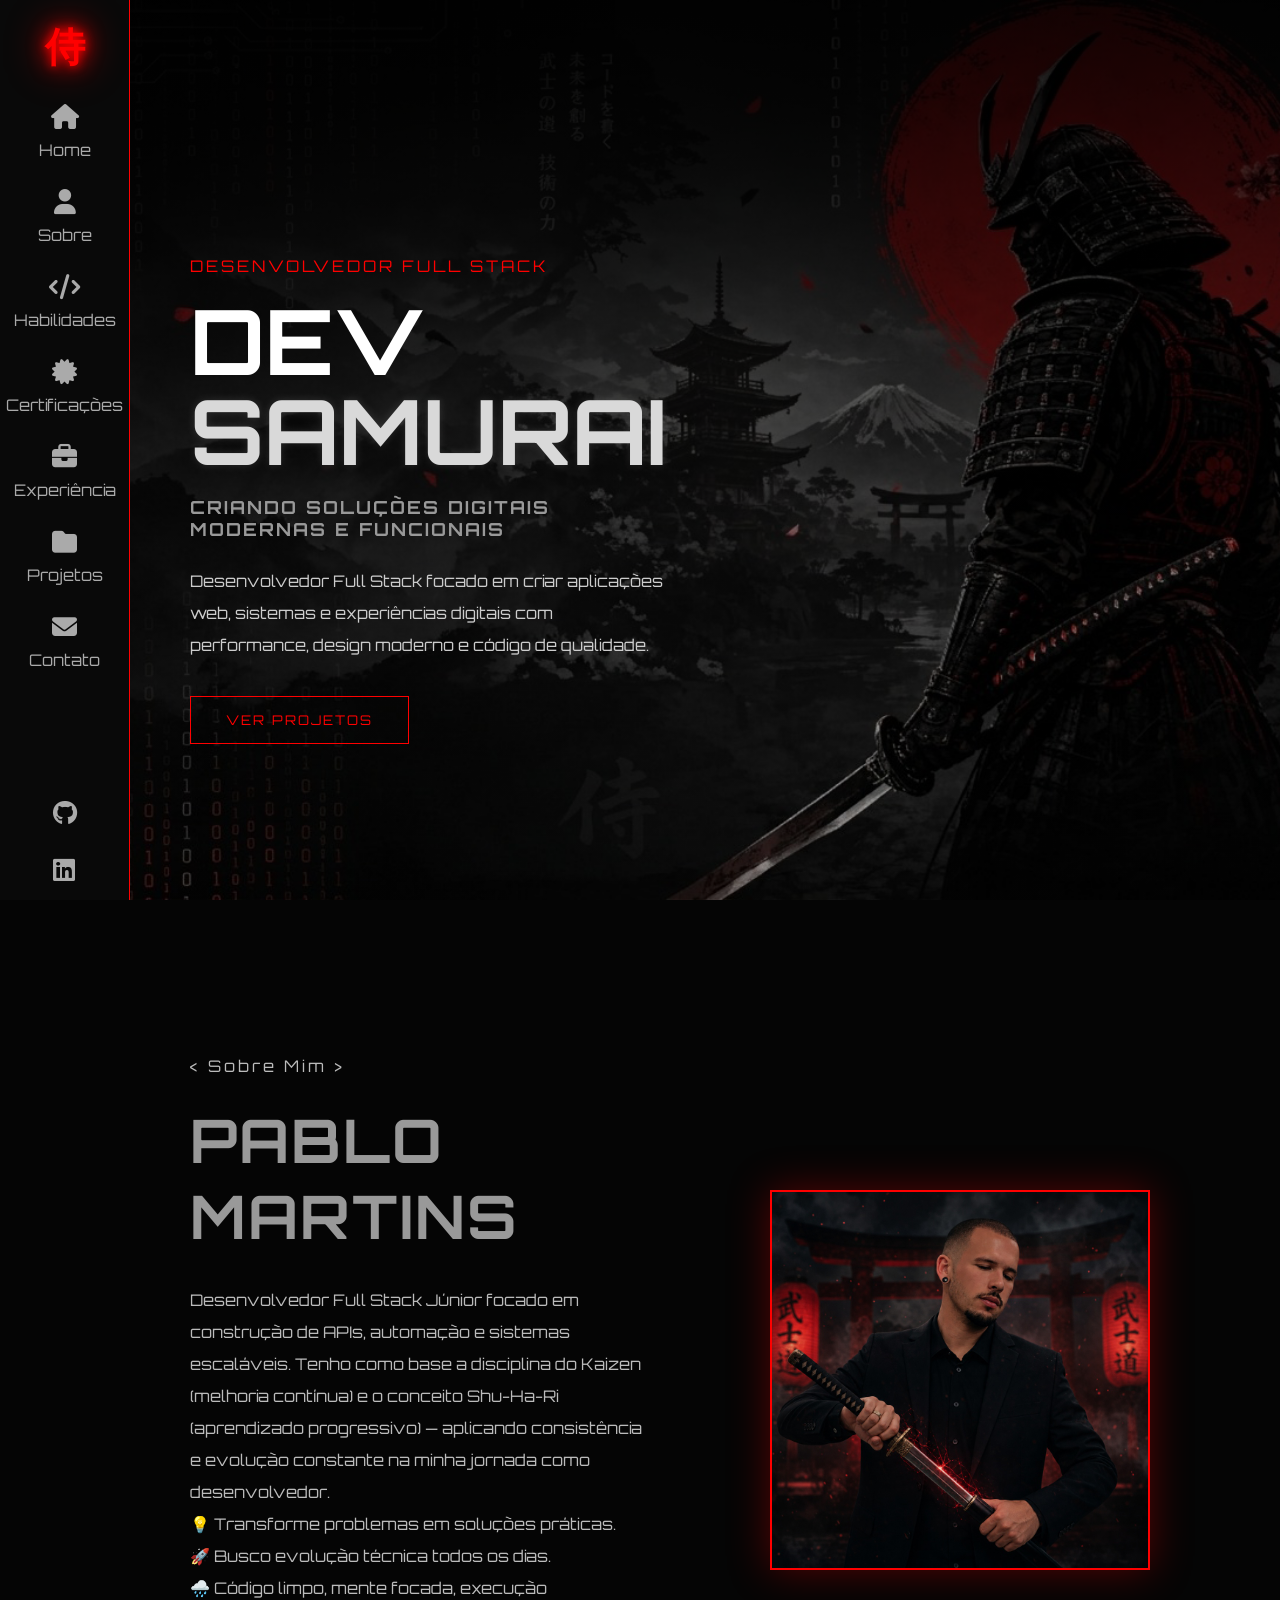
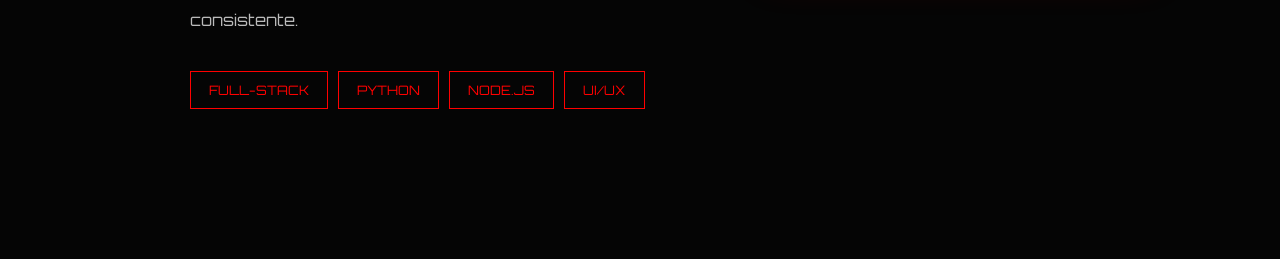
<file: index.html>
<!doctype html>
<html lang="pt-BR">

<head>
  <meta charset="UTF-8" />
  <meta name="viewport" content="width=device-width, initial-scale=1.0" />

  <title>Dev Samurai | Portfólio</title>

  <!-- CSS -->
  <link rel="stylesheet" href="assets/css/style.css" />

  <!-- Fonte futurista -->
  <link href="https://fonts.googleapis.com/css2?family=Orbitron:wght@400;700&display=swap" rel="stylesheet" />

  <!-- Ícones -->
  <link rel="stylesheet" href="https://cdnjs.cloudflare.com/ajax/libs/font-awesome/6.5.1/css/all.min.css" />
</head>

<body>
  <!-- FUNDO -->
  <div class="background"></div>

  <!-- BARRA LATERAL -->
  <aside class="sidebar">
    <div class="logo">
      <h1>侍</h1>
    </div>
    <nav>
      <ul>
        <li>
          <a href="#home" class="active">
            <i class="fa-solid fa-house"></i>
            Home
          </a>
        </li>

        <li>
          <a href="#sobre">
            <i class="fa-solid fa-user"></i>
            Sobre
          </a>
        </li>

        <li>
          <a href="habilidades.html">
            <i class="fa-solid fa-code"></i>
            Habilidades
          </a>
        </li>

        <li>
          <a href="certificacoes.html">
            <i class="fa-solid fa-certificate"></i>
            Certificações
          </a>
        </li>

        <li>
          <a href="experiencia.html">
            <i class="fa-solid fa-briefcase"></i>
            Experiência
          </a>
        </li>

        <li>
          <a href="projetos.html">
            <i class="fa-solid fa-folder"></i>
            Projetos
          </a>
        </li>

        <li>
          <a href="contato.html">
            <i class="fa-solid fa-envelope"></i>
            Contato
          </a>
        </li>
      </ul>
    </nav>

    <!-- REDES -->
    <div class="social">
      <a href="https://github.com/PabloMartins031" target="_blank">
        <i class="fa-brands fa-github"></i>
      </a>

      <a href="https://www.linkedin.com/in/pablodevfullstack/" target="_blank">
        <i class="fa-brands fa-linkedin"></i>
      </a>
    </div>
  </aside>
  <main class="content">
    <section class="hero" id="home">

      <div class="hero-content">

        <div class="hero-txt">
          <p class="small-txt">DESENVOLVEDOR FULL STACK</p>
          
          <div class="hero-txt reveal">
            <h1>
              DEV <span>SAMURAI</span>
            </h1>

            <h2>
              Criando soluções digitais modernas e funcionais
            </h2>

            <p class="descricao">
              Desenvolvedor Full Stack focado em criar aplicações web,
              sistemas e experiências digitais com performance,
              design moderno e código de qualidade.
            </p>
            <a href="projetos.html">
              <button>Ver Projetos</button>
            </a>
          </div>

        </div>

        <div class="hero-image">
          <!-- Sua imagem/avatar -->
        </div>

      </div>

    </section>
    <section id="sobre" class="about">

      <div class="about-content">

        <!-- TEXTO -->

        <div class="about-text">
          <div class="hero-txt reveal">
            <p class="about-small">
              &lt; Sobre Mim &gt;
            </p>
            
            <h2>
              Pablo Martins
            </h2>
            
            <p>
              Desenvolvedor Full Stack Júnior focado em construção de APIs, automação e sistemas escaláveis.
              
              Tenho como base a disciplina do Kaizen (melhoria contínua) e o conceito Shu-Ha-Ri (aprendizado progressivo)
              — aplicando consistência e evolução constante na minha jornada como desenvolvedor.
              <br>
              💡 Transforme problemas em soluções práticas.
              <br>
              🚀 Busco evolução técnica todos os dias.
              <br>
              🌧️ Código limpo, mente focada, execução consistente.
            </p>
            
            
            <div class="about-tags">

              <span>Full-Stack</span>
              
              <span>Python</span>
              
              <span>Node.js</span>
              
              <span>UI/UX</span>
              
            </div>
          </div>

        </div>


        <!-- FOTO -->

        <div class="about-image">
          <div class="hero-image reveal">
            <img src="assets/images/Meu perfil git.jpg" alt="Pablo Martins">
          </div>

        </div>

      </div>

    </section>

    <!-- CONTATO -->


  </main>
  <script src="assets/js/scroll.js"></script>
  <script src="assets/js/menu.js"></script>
  <script src="assets/js/reveal.js"></script>
  <script src="assets/js/main.js"></script>
</body>

</html>
</file>
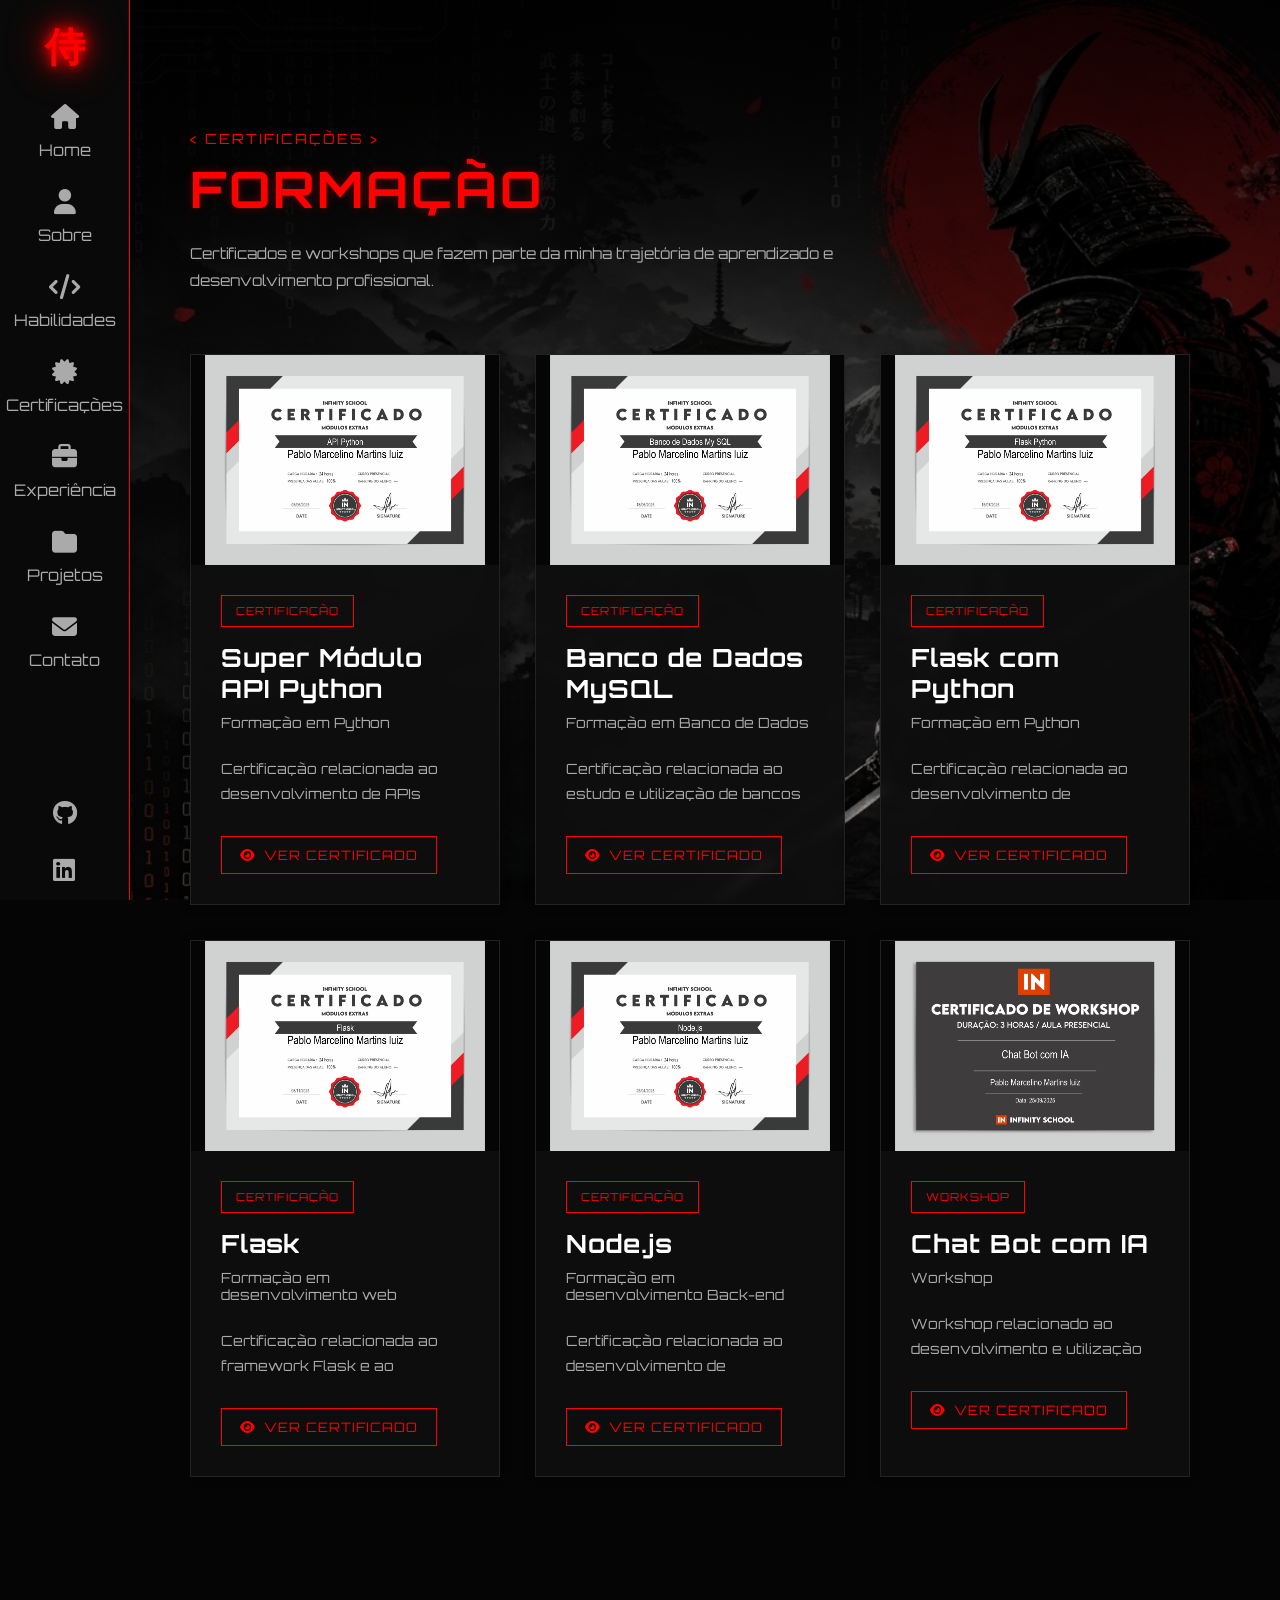
<file: certificacoes.html>
<!DOCTYPE html>
<html lang="pt-BR">

<head>

    <meta charset="UTF-8">

    <meta name="viewport" content="width=device-width, initial-scale=1.0">

    <title>Certificações | Dev Samurai</title>


    <!-- CSS GLOBAL -->

    <link rel="stylesheet" href="assets/css/style.css">


    <!-- CSS CERTIFICAÇÕES -->

    <link rel="stylesheet" href="assets/css/certificacoes.css">


    <!-- FONTE -->

    <link href="https://fonts.googleapis.com/css2?family=Orbitron:wght@400;700&display=swap" rel="stylesheet">


    <!-- FONT AWESOME -->

    <link rel="stylesheet" href="https://cdnjs.cloudflare.com/ajax/libs/font-awesome/6.5.1/css/all.min.css">

</head>


<body>


    <!-- =========================================
     FUNDO
========================================= -->

    <div class="background"></div>



    <!-- =========================================
     SIDEBAR
========================================= -->

    <aside class="sidebar">

        <div class="logo">

            <h1>侍</h1>

        </div>


        <nav>

            <ul>

                <li>

                    <a href="index.html">

                        <i class="fa-solid fa-house"></i>

                        Home

                    </a>

                </li>


                <li>

                    <a href="index.html#sobre">

                        <i class="fa-solid fa-user"></i>

                        Sobre

                    </a>

                </li>


                <li>

                    <a href="habilidades.html">

                        <i class="fa-solid fa-code"></i>

                        Habilidades

                    </a>

                </li>


                <li>

                    <a href="certificacoes.html" class="active">

                        <i class="fa-solid fa-certificate"></i>

                        Certificações

                    </a>

                </li>
                <li>
                    <a href="experiencia.html">
                        <i class="fa-solid fa-briefcase"></i>
                        Experiência
                    </a>
                </li>


                <li>

                    <a href="projetos.html">

                        <i class="fa-solid fa-folder"></i>

                        Projetos

                    </a>

                </li>


                <li>

                    <a href="contato.html">

                        <i class="fa-solid fa-envelope"></i>

                        Contato

                    </a>

                </li>

            </ul>

        </nav>



        <!-- =========================================
         REDES
    ========================================= -->

        <div class="social">

            <a href="https://github.com/PabloMartins031" target="_blank" rel="noopener noreferrer">

                <i class="fa-brands fa-github"></i>

            </a>


            <a href="https://www.linkedin.com/in/pablodevfullstack/" target="_blank" rel="noopener noreferrer">

                <i class="fa-brands fa-linkedin"></i>

            </a>

        </div>

    </aside>



    <!-- =========================================
     CONTEÚDO
========================================= -->

    <main class="content">


        <section class="certificacoes">


            <!-- TÍTULO -->

            <div class="certificacoes-header reveal">

                <p class="certificacoes-tag">
                    &lt; Certificações &gt;
                </p>

                <h2>
                    Formação
                </h2>

                <p class="certificacoes-subtitulo">

                    Certificados e workshops que fazem parte
                    da minha trajetória de aprendizado
                    e desenvolvimento profissional.

                </p>

            </div>



            <!-- =========================================
             CARDS
        ========================================= -->

            <div class="certificacoes-container">



                <!-- =====================================
                 CERTIFICADO 1
            ====================================== -->

                <article class="certificacao-card reveal">


                    <div class="certificacao-image">

                        <img src="assets/images/Certificados/Super_modulo_API_Python_certificado.jpg"
                            alt="Certificado Super Módulo API Python">

                    </div>


                    <div class="certificacao-info">


                        <span class="certificacao-tipo">

                            CERTIFICAÇÃO

                        </span>


                        <h3>
                            Super Módulo API Python
                        </h3>


                        <p class="certificacao-instituicao">

                            Formação em Python

                        </p>


                        <p class="certificacao-description">

                            Certificação relacionada ao desenvolvimento
                            de APIs utilizando Python.

                        </p>


                        <a href="assets/images/Certificados/Super_modulo_API_Python_certificado.jpg" target="_blank"
                            rel="noopener noreferrer" class="certificacao-link">

                            <i class="fa-solid fa-eye"></i>

                            Ver certificado

                        </a>

                    </div>

                </article>



                <!-- =====================================
                 CERTIFICADO 2
            ====================================== -->

                <article class="certificacao-card reveal">


                    <div class="certificacao-image">

                        <img src="assets/images/Certificados/Super_modulo_Banco_de_Dados_My SQL_Certificado.jpg"
                            alt="Certificado Banco de Dados MySQL">

                    </div>


                    <div class="certificacao-info">


                        <span class="certificacao-tipo">

                            CERTIFICAÇÃO

                        </span>


                        <h3>
                            Banco de Dados MySQL
                        </h3>


                        <p class="certificacao-instituicao">

                            Formação em Banco de Dados

                        </p>


                        <p class="certificacao-description">

                            Certificação relacionada ao estudo
                            e utilização de bancos de dados relacionais.

                        </p>


                        <a href="assets/images/Certificados/Super_modulo_Banco_de_Dados_My SQL_Certificado.jpg"
                            target="_blank" rel="noopener noreferrer" class="certificacao-link">

                            <i class="fa-solid fa-eye"></i>

                            Ver certificado

                        </a>

                    </div>

                </article>



                <!-- =====================================
                 CERTIFICADO 3
            ====================================== -->

                <article class="certificacao-card reveal">


                    <div class="certificacao-image">

                        <img src="assets/images/Certificados/Super_modulo_Flask_Python_Certificado.jpg"
                            alt="Certificado Flask com Python">

                    </div>


                    <div class="certificacao-info">


                        <span class="certificacao-tipo">

                            CERTIFICAÇÃO

                        </span>


                        <h3>
                            Flask com Python
                        </h3>


                        <p class="certificacao-instituicao">

                            Formação em Python

                        </p>


                        <p class="certificacao-description">

                            Certificação relacionada ao desenvolvimento
                            de aplicações web utilizando Flask e Python.

                        </p>


                        <a href="assets/images/Certificados/Super_modulo_Flask_Python_Certificado.jpg" target="_blank"
                            rel="noopener noreferrer" class="certificacao-link">

                            <i class="fa-solid fa-eye"></i>

                            Ver certificado

                        </a>

                    </div>

                </article>



                <!-- =====================================
                 CERTIFICADO 4
            ====================================== -->

                <article class="certificacao-card reveal">


                    <div class="certificacao-image">

                        <img src="assets/images/Certificados/Super_modulo_Flask_Certificado.jpg"
                            alt="Certificado Flask">

                    </div>


                    <div class="certificacao-info">


                        <span class="certificacao-tipo">

                            CERTIFICAÇÃO

                        </span>


                        <h3>
                            Flask
                        </h3>


                        <p class="certificacao-instituicao">

                            Formação em desenvolvimento web

                        </p>


                        <p class="certificacao-description">

                            Certificação relacionada ao framework
                            Flask e ao desenvolvimento de aplicações web.

                        </p>


                        <a href="assets/images/Certificados/Super_modulo_Flask_Certificado.jpg" target="_blank"
                            rel="noopener noreferrer" class="certificacao-link">

                            <i class="fa-solid fa-eye"></i>

                            Ver certificado

                        </a>

                    </div>

                </article>



                <!-- =====================================
                 CERTIFICADO 5
            ====================================== -->

                <article class="certificacao-card reveal">


                    <div class="certificacao-image">

                        <img src="assets/images/Certificados/Super_modulo_Node.js_Certificado.jpg"
                            alt="Certificado Node.js">

                    </div>


                    <div class="certificacao-info">


                        <span class="certificacao-tipo">

                            CERTIFICAÇÃO

                        </span>


                        <h3>
                            Node.js
                        </h3>


                        <p class="certificacao-instituicao">

                            Formação em desenvolvimento Back-end

                        </p>


                        <p class="certificacao-description">

                            Certificação relacionada ao desenvolvimento
                            de aplicações utilizando Node.js.

                        </p>


                        <a href="assets/images/Certificados/Super_modulo_Node.js_Certificado.jpg" target="_blank"
                            rel="noopener noreferrer" class="certificacao-link">

                            <i class="fa-solid fa-eye"></i>

                            Ver certificado

                        </a>

                    </div>

                </article>



                <!-- =====================================
                 WORKSHOP
            ====================================== -->

                <article class="certificacao-card reveal">


                    <div class="certificacao-image">

                        <img src="assets/images/Certificados/workshops_ChatBot_com IA_Certificado.jpg"
                            alt="Certificado Workshop Chat Bot com IA">

                    </div>


                    <div class="certificacao-info">


                        <span class="certificacao-tipo">

                            WORKSHOP

                        </span>


                        <h3>
                            Chat Bot com IA
                        </h3>


                        <p class="certificacao-instituicao">

                            Workshop

                        </p>


                        <p class="certificacao-description">

                            Workshop relacionado ao desenvolvimento
                            e utilização de soluções de Chat Bot
                            com Inteligência Artificial.

                        </p>


                        <a href="assets/images/Certificados/workshops_ChatBot_com IA_Certificado.jpg" target="_blank"
                            rel="noopener noreferrer" class="certificacao-link">

                            <i class="fa-solid fa-eye"></i>

                            Ver certificado

                        </a>

                    </div>

                </article>


            </div>

        </section>

    </main>



    <!-- =========================================
     JAVASCRIPT
========================================= -->

    <script src="assets/js/scroll.js"></script>

    <script src="assets/js/menu.js"></script>

    <script src="assets/js/reveal.js"></script>

    <script src="assets/js/main.js"></script>


</body>

</html>
</file>
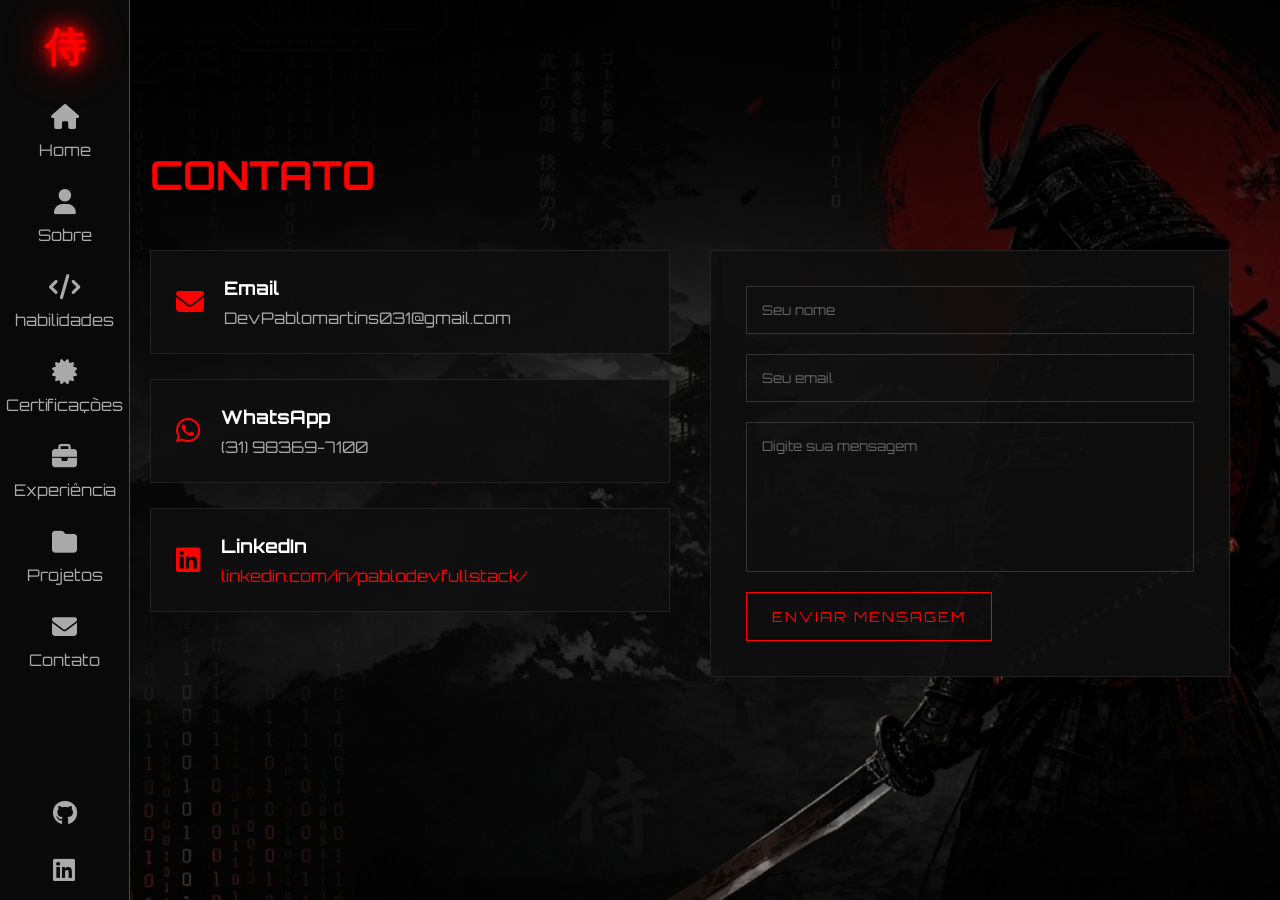
<file: contato.html>
<!DOCTYPE html>
<html lang="pt-BR">

<head>
  <meta charset="UTF-8">
  <meta name="viewport" content="width=device-width, initial-scale=1.0">

  <title>Contato | Dev Samurai</title>

  <!-- CSS GLOBAL -->
  <link rel="stylesheet" href="assets/css/style.css">

  <!-- CSS DA PÁGINA -->
  <link rel="stylesheet" href="assets/css/contato.css">


  <!-- FONTE -->
  <link href="https://fonts.googleapis.com/css2?family=Orbitron:wght@400;700&display=swap" rel="stylesheet">

  <!-- ÍCONES -->
  <link rel="stylesheet" href="https://cdnjs.cloudflare.com/ajax/libs/font-awesome/6.5.1/css/all.min.css">
</head>

<body>

  <div class="background"></div>

  <!-- SIDEBAR -->
  <aside class="sidebar">

    <div class="logo">
      <h1>侍</h1>
    </div>

    <nav>
      <ul>

        <li>
          <a href="index.html">
            <i class="fa-solid fa-house"></i>
            Home
          </a>
        </li>
        <li>
          <a href="index.html#sobre">
            <i class="fa-solid fa-user"></i>
            Sobre
          </a>


        <li>

        <li>
          <a href="habilidades.html">
            <i class="fa-solid fa-code"></i>
            habilidades
          </a>
        </li>

        <li>
          <a href="certificacoes.html">
            <i class="fa-solid fa-certificate"></i>
            Certificações
          </a>
        </li>
        <li>
          <a href="experiencia.html">
            <i class="fa-solid fa-briefcase"></i>
            Experiência
          </a>
        </li>

        <li>
          <a href="projetos.html">
            <i class="fa-solid fa-folder"></i>
            Projetos
          </a>
        </li>

        <li>
          <a href="contato.html" class="active">
            <i class="fa-solid fa-envelope"></i>
            Contato
          </a>
        </li>

      </ul>
    </nav>

    <div class="social">
      <a href="https://github.com/PabloMartins031" target="_blank">
        <i class="fa-brands fa-github"></i>
      </a>

      <a href="https://www.linkedin.com/in/pablodevfullstack/" target="_blank">
        <i class="fa-brands fa-linkedin"></i>
      </a>
    </div>

  </aside>

  <!-- CONTEÚDO -->
  <main class="content">

    <section id="contato" class="contact">

      <h2>Contato</h2>

      <div class="contact-container">

        <!-- INFORMAÇÕES -->

        <div class="contact-info">

          <div class="contact-card reveal">

            <i class="fa-solid fa-envelope"></i>

            <div>
              <h3>Email</h3>
              <p>DevPablomartins031@gmail.com</p>
            </div>

          </div>

          <div class="contact-card reveal">

            <i class="fa-brands fa-whatsapp"></i>

            <div>
              <h3>WhatsApp</h3>
              <p>(31) 98369-7100</p>
            </div>

          </div>

          <div class="contact-card reveal">

            <i class="fa-brands fa-linkedin"></i>

            <div>

              <h3>LinkedIn</h3>

              <p>
                <a href="https://www.linkedin.com/in/pablodevfullstack/" target="_blank" rel="noopener noreferrer"
                  style="text-decoration:#ff0000 ;">

                  linkedin.com/in/pablodevfullstack/
                </a>
              </p>
            </div>
          </div>
        </div>
        <!-- FORMULÁRIO -->
        <form class="contact-form reveal" id="contact-form">

          <input type="hidden" name="_subject" value="Novo contato — Portfólio Dev Samurai">

          <input type="text" id="nome" name="nome" placeholder="Seu nome" required>

          <input type="email" id="email" name="email" placeholder="Seu email" required>

          <textarea id="mensagem" name="mensagem" placeholder="Digite sua mensagem" required></textarea>

          <button type="submit">
            Enviar Mensagem
          </button>

        </form>

      </div>
    </section>

  </main>
  <script src="assets/js/contato.js"></script>
  <script src="assets/js/scroll.js"></script>
  <script src="assets/js/menu.js"></script>
  <script src="assets/js/reveal.js"></script>
  <script src="assets/js/main.js"></script>
</body>

</html>
</file>
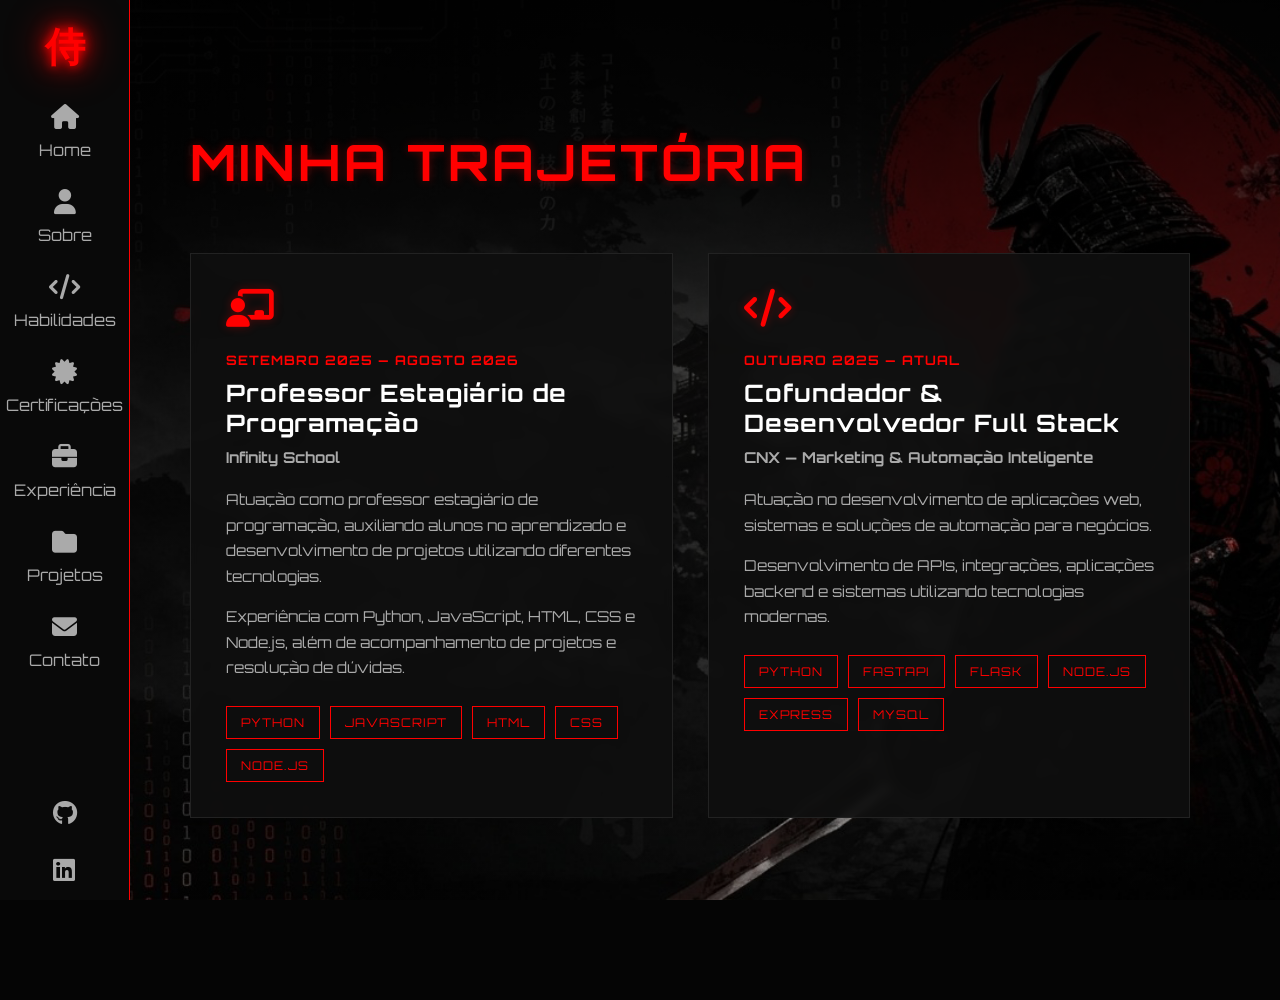
<file: experiencia.html>
<!DOCTYPE html>
<html lang="pt-BR">

<head>

    <meta charset="UTF-8">

    <meta name="viewport" content="width=device-width, initial-scale=1.0">

    <title>Experiência | Dev Samurai</title>

    <!-- CSS GLOBAL -->
    <link rel="stylesheet" href="assets/css/style.css">

    <!-- CSS EXPERIÊNCIA -->
    <link rel="stylesheet" href="assets/css/experiencia.css">

    <!-- FONTE -->
    <link href="https://fonts.googleapis.com/css2?family=Orbitron:wght@400;500;600;700&display=swap" rel="stylesheet">

    <!-- ÍCONES -->
    <link rel="stylesheet" href="https://cdnjs.cloudflare.com/ajax/libs/font-awesome/6.5.1/css/all.min.css">

</head>

<body>

    <!-- FUNDO -->

    <div class="background"></div>


    <!-- SIDEBAR -->

    <aside class="sidebar">

        <div class="logo">

            <h1>侍</h1>

        </div>


        <nav>

            <ul>

                <li>

                    <a href="index.html">

                        <i class="fa-solid fa-house"></i>

                        Home

                    </a>

                </li>


                <li>

                    <a href="index.html#sobre">

                        <i class="fa-solid fa-user"></i>

                        Sobre

                    </a>

                </li>


                <li>

                    <a href="habilidades.html">

                        <i class="fa-solid fa-code"></i>

                        Habilidades

                    </a>

                </li>


                <li>

                    <a href="certificacoes.html">

                        <i class="fa-solid fa-certificate"></i>

                        Certificações

                    </a>

                </li>


                <li>

                    <a href="experiencia.html" class="active">

                        <i class="fa-solid fa-briefcase"></i>

                        Experiência

                    </a>

                </li>


                <li>

                    <a href="projetos.html">

                        <i class="fa-solid fa-folder"></i>

                        Projetos

                    </a>

                </li>


                <li>

                    <a href="contato.html">

                        <i class="fa-solid fa-envelope"></i>

                        Contato

                    </a>

                </li>

            </ul>

        </nav>


        <!-- REDES -->

        <div class="social">

            <a href="https://github.com/PabloMartins031" target="_blank" rel="noopener noreferrer">

                <i class="fa-brands fa-github"></i>

            </a>


            <a href="https://www.linkedin.com/in/pablodevfullstack/" target="_blank" rel="noopener noreferrer">

                <i class="fa-brands fa-linkedin"></i>

            </a>

        </div>

    </aside>



    <!-- CONTEÚDO -->

    <main class="content">


        <!-- EXPERIÊNCIA -->

        <section class="experiencias">

            <h2>Minha Trajetória</h2>

            <div class="experiencias-container">

                <!-- EXPERIÊNCIA 1 -->

                <div class="experiencia-card reveal">

                    <i class="fa-solid fa-chalkboard-user"></i>

                    <div class="experiencia-periodo">
                        SETEMBRO 2025 — AGOSTO 2026
                    </div>

                    <h3>
                        Professor Estagiário de Programação
                    </h3>

                    <div class="experiencia-empresa">
                        Infinity School
                    </div>

                    <p>
                        Atuação como professor estagiário de programação,
                        auxiliando alunos no aprendizado e desenvolvimento
                        de projetos utilizando diferentes tecnologias.
                    </p>

                    <p>
                        Experiência com Python, JavaScript, HTML, CSS e
                        Node.js, além de acompanhamento de projetos e
                        resolução de dúvidas.
                    </p>

                    <div class="experiencia-techs">

                        <span>Python</span>
                        <span>JavaScript</span>
                        <span>HTML</span>
                        <span>CSS</span>
                        <span>Node.js</span>

                    </div>

                </div>


                <!-- EXPERIÊNCIA 2 -->

                <div class="experiencia-card reveal">

                    <i class="fa-solid fa-code"></i>

                    <div class="experiencia-periodo">
                        OUTUBRO 2025 — ATUAL
                    </div>

                    <h3>
                        Cofundador & Desenvolvedor Full Stack
                    </h3>

                    <div class="experiencia-empresa">
                        CNX — Marketing & Automação Inteligente
                    </div>

                    <p>
                        Atuação no desenvolvimento de aplicações web,
                        sistemas e soluções de automação para negócios.
                    </p>

                    <p>
                        Desenvolvimento de APIs, integrações, aplicações
                        backend e sistemas utilizando tecnologias modernas.
                    </p>

                    <div class="experiencia-techs">

                        <span>Python</span>
                        <span>FastAPI</span>
                        <span>Flask</span>
                        <span>Node.js</span>
                        <span>Express</span>
                        <span>MySQL</span>

                    </div>

                </div>

            </div>

        </section>

    </main>



    <!-- JAVASCRIPT -->

    <script src="assets/js/scroll.js"></script>

    <script src="assets/js/menu.js"></script>

    <script src="assets/js/reveal.js"></script>

    <script src="assets/js/main.js"></script>

</body>

</html>
</file>
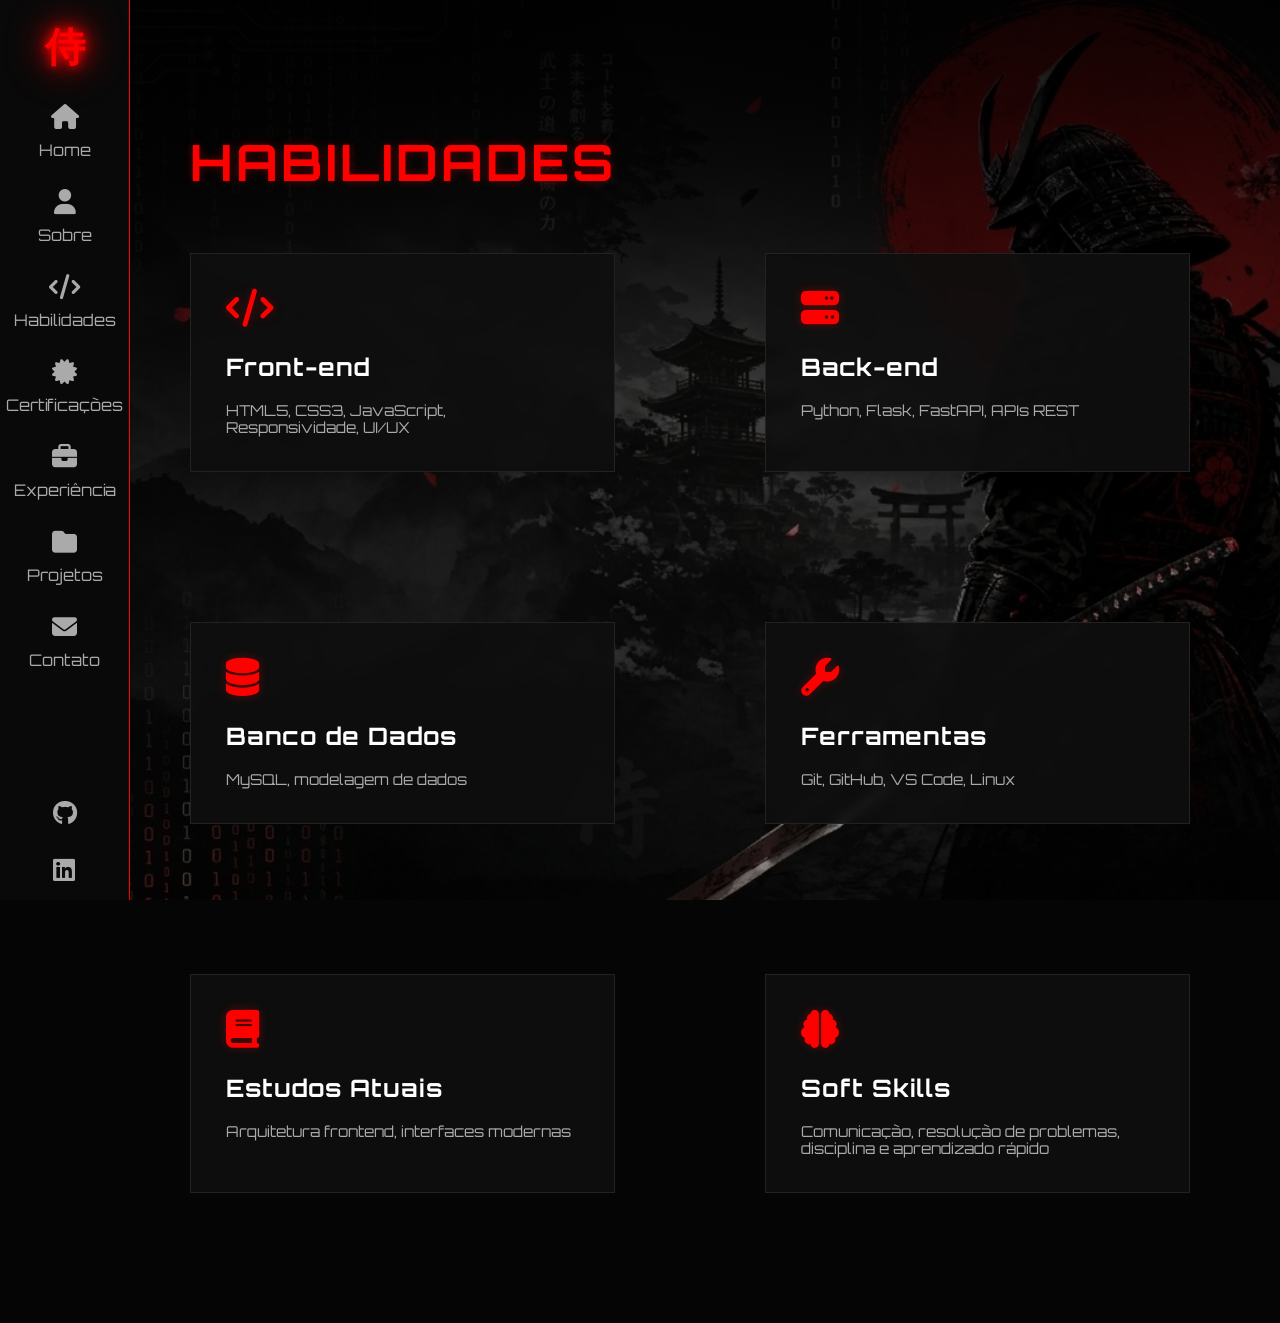
<file: habilidades.html>
<!DOCTYPE html>
<html lang="pt-BR">

<head>

    <meta charset="UTF-8">

    <meta name="viewport" content="width=device-width, initial-scale=1.0">

    <title>Habilidades | Dev Samurai</title>

    <!-- CSS GLOBAL -->
    <link rel="stylesheet" href="assets/css/style.css">

    <!-- CSS DA PÁGINA -->
    <link rel="stylesheet" href="assets/css/habilidades.css">

    <!-- FONTE -->
    <link href="https://fonts.googleapis.com/css2?family=Orbitron:wght@400;700&display=swap" rel="stylesheet">

    <!-- ÍCONES -->
    <link rel="stylesheet" href="https://cdnjs.cloudflare.com/ajax/libs/font-awesome/6.5.1/css/all.min.css">

</head>

<body>

    <!-- FUNDO -->

    <div class="background"></div>


    <!-- SIDEBAR -->

    <aside class="sidebar">

        <div class="logo">

            <h1>侍</h1>

        </div>


        <nav>

            <ul>

                <li>
                    <a href="index.html">

                        <i class="fa-solid fa-house"></i>

                        Home

                    </a>
                </li>
                <li>
                    <a href="index.html#sobre">
                        <i class="fa-solid fa-user"></i>
                        Sobre
                    </a>


                <li>
                    <a href="habilidades.html" class="active">

                        <i class="fa-solid fa-code"></i>

                        Habilidades

                    </a>
                </li>
                <li>
                    <a href="certificacoes.html" >
                        <i class="fa-solid fa-certificate"></i>
                        Certificações
                    </a>
                </li>
                <li>
                    <a href="experiencia.html">
                        <i class="fa-solid fa-briefcase"></i>
                        Experiência
                    </a>
                </li>


                <li>
                    <a href="projetos.html">

                        <i class="fa-solid fa-folder"></i>

                        Projetos

                    </a>
                </li>



                <li>
                    <a href="contato.html">

                        <i class="fa-solid fa-envelope"></i>

                        Contato

                    </a>
                </li>

            </ul>

        </nav>


        <!-- REDES -->

        <div class="social">

            <a href="https://github.com/PabloMartins031" target="_blank">

                <i class="fa-brands fa-github"></i>

            </a>

            <a href="https://www.linkedin.com/in/pablodevfullstack/" target="_blank">

                <i class="fa-brands fa-linkedin"></i>

            </a>

        </div>

    </aside>


    <!-- CONTEÚDO -->

    <main class="content">


        <!-- HABILIDADES -->

        <section class="skills">

            <h2>Habilidades</h2>


            <div class="cards">


                <!-- FRONT-END -->

                <div class="card reveal">

                    <i class="fa-solid fa-code"></i>

                    <h3>Front-end</h3>

                    <p>
                        HTML5, CSS3,
                        JavaScript,
                        Responsividade,
                        UI/UX
                    </p>

                </div>


                <!-- BACK-END -->

                <div class="card reveal">

                    <i class="fa-solid fa-server"></i>

                    <h3>Back-end</h3>

                    <p>
                        Python,
                        Flask,
                        FastAPI,
                        APIs REST
                    </p>

                </div>


                <!-- BANCO -->

                <div class="card reveal">

                    <i class="fa-solid fa-database"></i>

                    <h3>Banco de Dados</h3>

                    <p>
                        MySQL,
                        modelagem de dados
                    </p>

                </div>


                <!-- FERRAMENTAS -->

                <div class="card reveal">

                    <i class="fa-solid fa-wrench"></i>

                    <h3>Ferramentas</h3>

                    <p>
                        Git,
                        GitHub,
                        VS Code,
                        Linux
                    </p>

                </div>


                <!-- ESTUDOS -->

                <div class="card reveal">

                    <i class="fa-solid fa-book"></i>

                    <h3>Estudos Atuais</h3>

                    <p>

                        Arquitetura frontend,
                        interfaces modernas
                    </p>

                </div>


                <!-- SOFT SKILLS -->

                <div class="card reveal">

                    <i class="fa-solid fa-brain"></i>

                    <h3>Soft Skills</h3>

                    <p>
                        Comunicação,
                        resolução de problemas,
                        disciplina e aprendizado rápido
                    </p>

                </div>

            </div>

        </section>

    </main>
    <script src="assets/js/scroll.js"></script>
    <script src="assets/js/menu.js"></script>
    <script src="assets/js/reveal.js"></script>
    <script src="assets/js/main.js"></script>
</body>

</html>
</file>
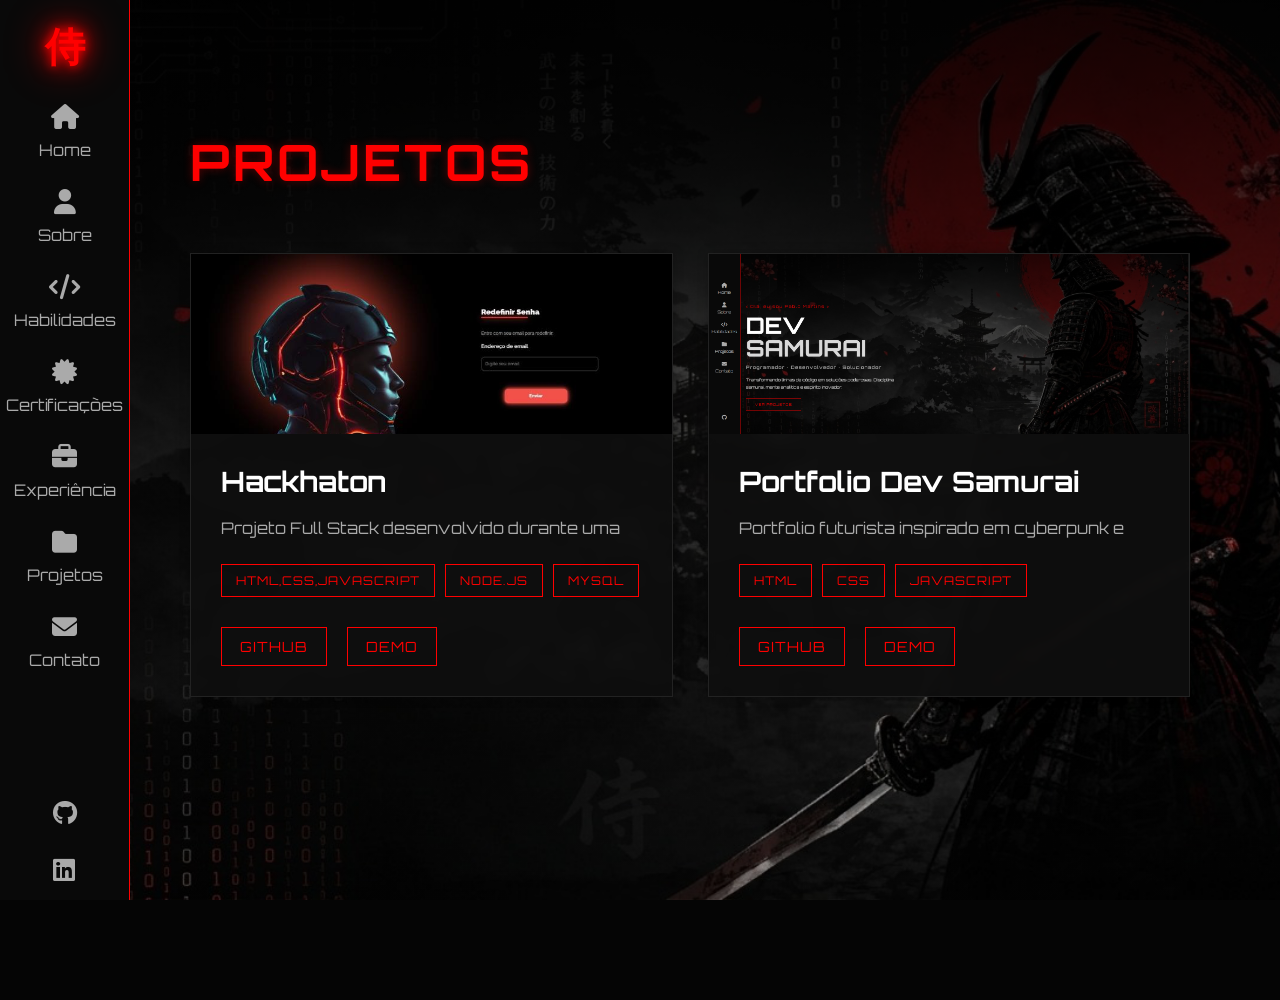
<file: projetos.html>
<!DOCTYPE html>
<html lang="pt-BR">

<head>

    <meta charset="UTF-8">

    <meta name="viewport" content="width=device-width, initial-scale=1.0">

    <title>Projetos | Dev Samurai</title>

    <!-- CSS GLOBAL -->
    <link rel="stylesheet" href="assets/css/style.css">

    <!-- CSS PROJETOS -->
    <link rel="stylesheet" href="assets/css/Projeto.css">

    <!-- FONTE -->
    <link href="https://fonts.googleapis.com/css2?family=Orbitron:wght@400;700&display=swap" rel="stylesheet">

    <!-- ÍCONES -->
    <link rel="stylesheet" href="https://cdnjs.cloudflare.com/ajax/libs/font-awesome/6.5.1/css/all.min.css">

</head>

<body>

    <!-- FUNDO -->

    <div class="background"></div>


    <!-- SIDEBAR -->

    <aside class="sidebar">

        <div class="logo">

            <h1>侍</h1>

        </div>


        <nav>

            <ul>

                <li>
                    <a href="index.html">

                        <i class="fa-solid fa-house"></i>

                        Home

                    </a>
                </li>
                <li>
                    <a href="index.html#sobre">
                        <i class="fa-solid fa-user"></i>
                        Sobre
                    </a>


                <li>

                <li>
                    <a href="habilidades.html">

                        <i class="fa-solid fa-code"></i>

                        Habilidades

                    </a>
                </li>
                <li>

                    <a href="certificacoes.html">

                        <i class="fa-solid fa-certificate"></i>

                        Certificações

                    </a>

                </li>
                <li>
                    <a href="experiencia.html">
                        <i class="fa-solid fa-briefcase"></i>
                        Experiência
                    </a>
                </li>

                <li>
                    <a href="projetos.html" class="active">

                        <i class="fa-solid fa-folder"></i>

                        Projetos

                    </a>
                </li>


                <li>
                    <a href="contato.html">

                        <i class="fa-solid fa-envelope"></i>

                        Contato

                    </a>
                </li>

            </ul>

        </nav>


        <!-- REDES -->

        <div class="social">

            <a href="https://github.com/PabloMartins031" target="_blank">

                <i class="fa-brands fa-github"></i>

            </a>

            <a href="https://www.linkedin.com/in/pablodevfullstack/" target="_blank">

                <i class="fa-brands fa-linkedin"></i>

            </a>

        </div>

    </aside>


    <!-- CONTEÚDO -->

    <main class="content">

        <section class="projects">

            <h2>Projetos</h2>


            <div class="projects-container">


                <!-- CARD -->

                <div class="project-card reveal">

                    <img src="assets/images/Hack.jpg" alt="Projeto Hackhaton ">


                    <div class="project-info">

                        <h3> Hackhaton</h3>

                        <p class="project-description">
                            Projeto Full Stack desenvolvido durante uma hackathon utilizando HTML, CSS, JavaScript,
                            Node.js e MySQL.

                            Fui responsável pela integração de APIs e participei ativamente do desenvolvimento Full
                            Stack da aplicação, contribuindo para a implementação de funcionalidades, integração
                            entre
                            frontend e backend e otimização do fluxo de dados do sistema.

                            A solução foi construída com foco em performance, usabilidade e entrega de uma
                            experiência
                            moderna e eficiente para o usuário.
                        </p>


                        <!-- TECNOLOGIAS -->

                        <div class="techs">

                            <span>HTML,CSS,JavaScript</span>

                            <span>NODE.JS</span>

                            <span>MySQL</span>

                        </div>


                        <!-- LINKS -->

                        <div class="project-links">

                            <a href="https://github.com/PabloMartins031/Register-APIs-Node.js" target="_blank">
                                GitHub
                            </a>

                            <a href="#">
                                Demo
                            </a>

                        </div>

                    </div>

                </div>


                <!-- CARD -->

                <div class="project-card reveal">

                    <img src="assets/images/DevSamurai.PNG" alt="Projeto Portfolio">


                    <div class="project-info">

                        <h3>Portfolio Dev Samurai</h3>

                        <p class="project-description">
                            Portfolio futurista
                            inspirado em cyberpunk
                            e design gamer.
                        </p>


                        <div class="techs">

                            <span>HTML</span>

                            <span>CSS</span>

                            <span>JavaScript</span>

                        </div>


                        <div class="project-links">

                            <a href="https://github.com/PabloMartins031/meu-portifolio" target="_blank">
                                GitHub
                            </a>

                            <a href="#">
                                Demo
                            </a>

                        </div>

                    </div>

                </div>

            </div>

        </section>

    </main>
    <script src="assets/js/scroll.js"></script>
    <script src="assets/js/menu.js"></script>
    <script src="assets/js/reveal.js"></script>
    <script src="assets/js/main.js"></script>

</body>

</html>
</file>
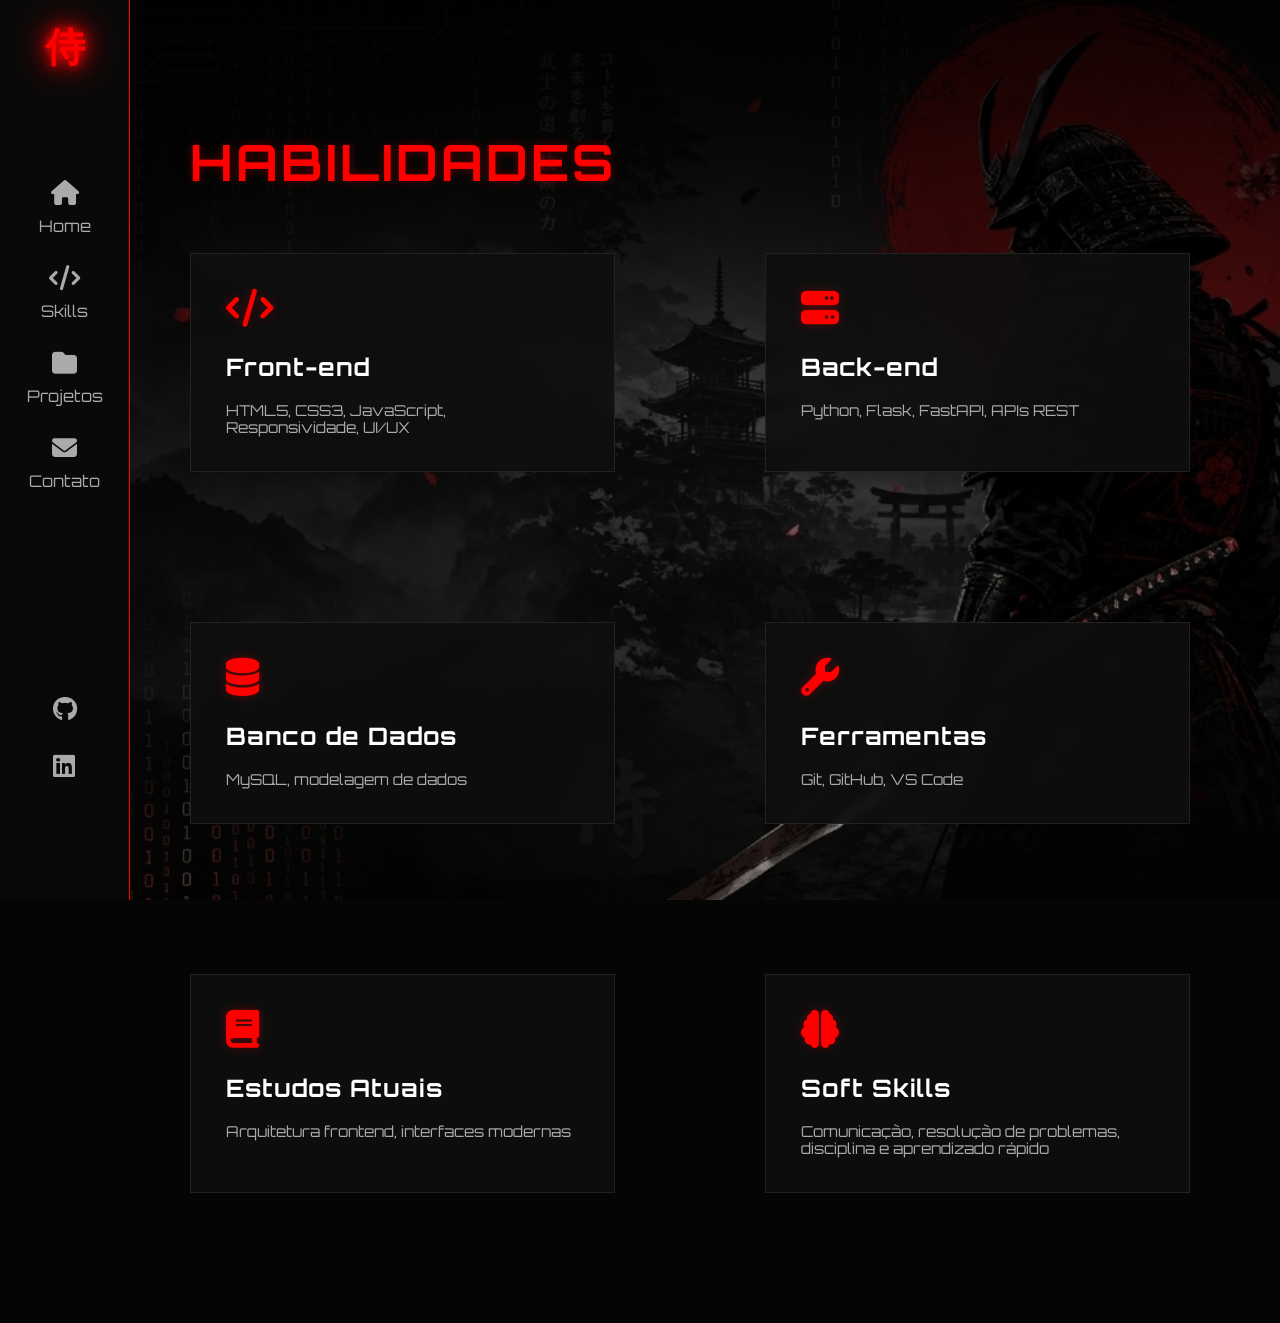
<file: Meuportifolio/habilidades.html>
<!DOCTYPE html>
<html lang="pt-BR">

<head>

    <meta charset="UTF-8">

    <meta name="viewport"
    content="width=device-width, initial-scale=1.0">

    <title>Habilidades | Dev Samurai</title>

    <!-- CSS GLOBAL -->
    <link rel="stylesheet"
    href="../assets/css/style.css">

    <!-- CSS DA PÁGINA -->
    <link rel="stylesheet"
    href="../assets/css/habilidades.css">

    <!-- FONTE -->
    <link
    href="https://fonts.googleapis.com/css2?family=Orbitron:wght@400;700&display=swap"
    rel="stylesheet">

    <!-- ÍCONES -->
    <link
    rel="stylesheet"
    href="https://cdnjs.cloudflare.com/ajax/libs/font-awesome/6.5.1/css/all.min.css">

</head>

<body>

    <!-- FUNDO -->

    <div class="background"></div>


    <!-- SIDEBAR -->

    <aside class="sidebar">

        <div class="logo">

            <h1>侍</h1>

        </div>


        <nav>

            <ul>

                <li>
                    <a href="index.html">

                        <i class="fa-solid fa-house"></i>

                        Home

                    </a>
                </li>


                <li>
                    <a href="habilidades.html">

                        <i class="fa-solid fa-code"></i>

                        Skills

                    </a>
                </li>


                <li>
                    <a href="projetos.html">

                        <i class="fa-solid fa-folder"></i>

                        Projetos

                    </a>
                </li>


                <li>
                    <a href="contato.html">

                        <i class="fa-solid fa-envelope"></i>

                        Contato

                    </a>
                </li>

            </ul>

        </nav>


        <!-- REDES -->

        <div class="social">

            <a href="">

                <i class="fa-brands fa-github"></i>

            </a>

            <a href="">

                <i class="fa-brands fa-linkedin"></i>

            </a>

        </div>

    </aside>


    <!-- CONTEÚDO -->

    <main class="content">


        <!-- HABILIDADES -->

        <section class="skills">

            <h2>Habilidades</h2>


            <div class="cards">


                <!-- FRONT-END -->

                <div class="card">

                    <i class="fa-solid fa-code"></i>

                    <h3>Front-end</h3>

                    <p>
                        HTML5, CSS3,
                        JavaScript,
                        Responsividade,
                        UI/UX
                    </p>

                </div>


                <!-- BACK-END -->

                <div class="card">

                    <i class="fa-solid fa-server"></i>

                    <h3>Back-end</h3>

                    <p>
                        Python,
                        Flask,
                        FastAPI,
                        APIs REST
                    </p>

                </div>


                <!-- BANCO -->

                <div class="card">

                    <i class="fa-solid fa-database"></i>

                    <h3>Banco de Dados</h3>

                    <p>
                        MySQL,
                        modelagem de dados
                    </p>

                </div>


                <!-- FERRAMENTAS -->

                <div class="card">

                    <i class="fa-solid fa-wrench"></i>

                    <h3>Ferramentas</h3>

                    <p>
                        Git,
                        GitHub,
                        VS Code
                    </p>

                </div>


                <!-- ESTUDOS -->

                <div class="card">

                    <i class="fa-solid fa-book"></i>

                    <h3>Estudos Atuais</h3>

                    <p>
                        
                        Arquitetura frontend,
                        interfaces modernas
                    </p>

                </div>


                <!-- SOFT SKILLS -->

                <div class="card">

                    <i class="fa-solid fa-brain"></i>

                    <h3>Soft Skills</h3>

                    <p>
                        Comunicação,
                        resolução de problemas,
                        disciplina e aprendizado rápido
                    </p>

                </div>

            </div>

        </section>

    </main>

</body>
</html>
</file>
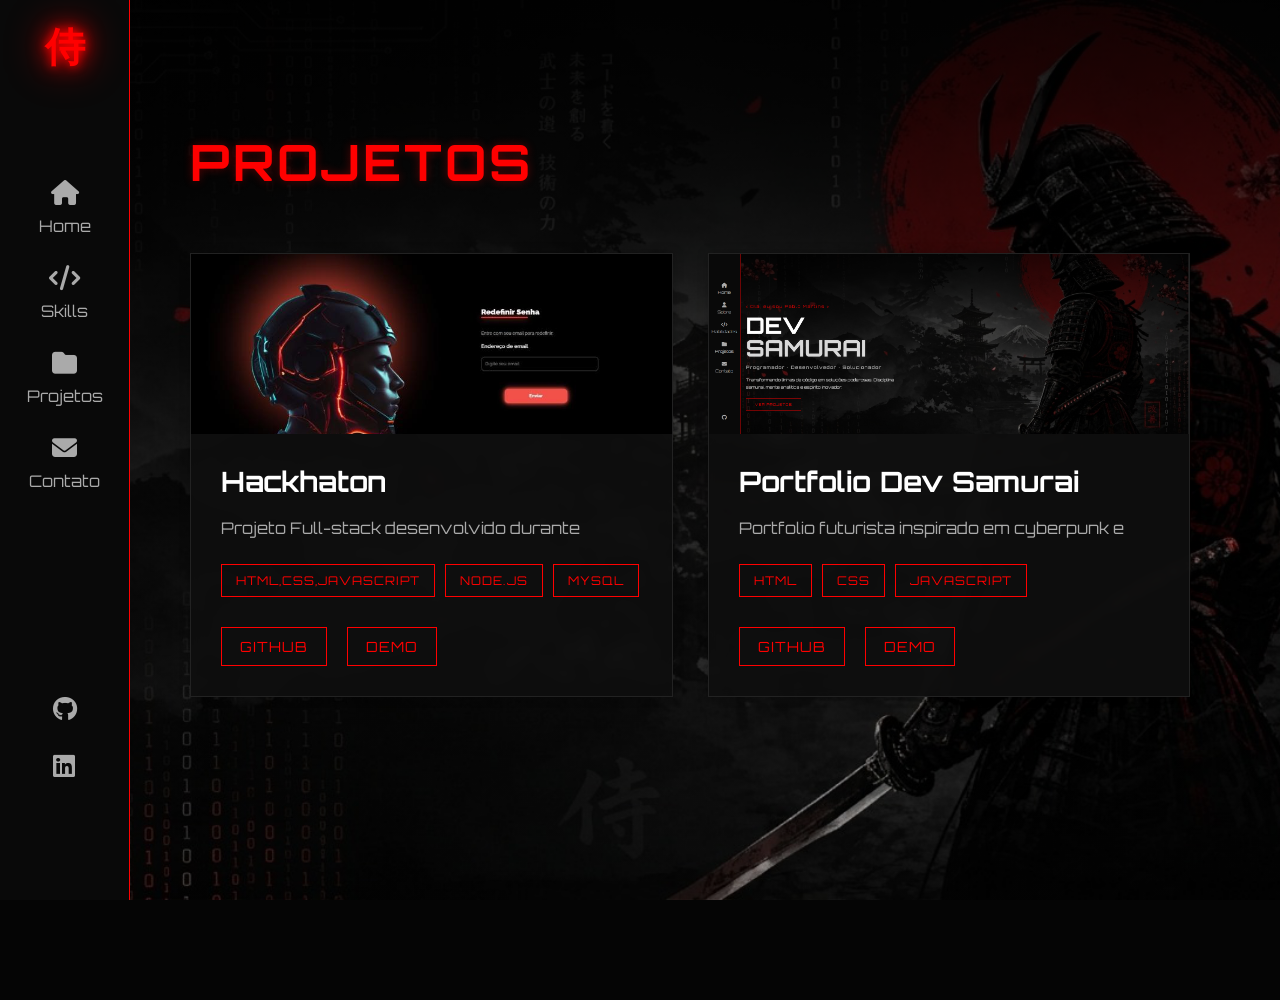
<file: Meuportifolio/projetos.html>
<!DOCTYPE html>
<html lang="pt-BR">

<head>

    <meta charset="UTF-8">

    <meta name="viewport" content="width=device-width, initial-scale=1.0">

    <title>Projetos | Dev Samurai</title>

    <!-- CSS GLOBAL -->
    <link rel="stylesheet" href="../assets/css/style.css">

    <!-- CSS PROJETOS -->
    <link rel="stylesheet" href="../assets/css/Projeto.css">

    <!-- FONTE -->
    <link href="https://fonts.googleapis.com/css2?family=Orbitron:wght@400;700&display=swap" rel="stylesheet">

    <!-- ÍCONES -->
    <link rel="stylesheet" href="https://cdnjs.cloudflare.com/ajax/libs/font-awesome/6.5.1/css/all.min.css">

</head>

<body>

    <!-- FUNDO -->

    <div class="background"></div>


    <!-- SIDEBAR -->

    <aside class="sidebar">

        <div class="logo">

            <h1>侍</h1>

        </div>


        <nav>

            <ul>

                <li>
                    <a href="/index.html">

                        <i class="fa-solid fa-house"></i>

                        Home

                    </a>
                </li>


                <li>
                    <a href="habilidades.html">

                        <i class="fa-solid fa-code"></i>

                        Skills

                    </a>
                </li>


                <li>
                    <a href="projetos.html">

                        <i class="fa-solid fa-folder"></i>

                        Projetos

                    </a>
                </li>


                <li>
                    <a href="../index.html#contato">

                        <i class="fa-solid fa-envelope"></i>

                        Contato

                    </a>
                </li>

            </ul>

        </nav>


        <!-- REDES -->

        <div class="social">

            <a href="">

                <i class="fa-brands fa-github"></i>

            </a>

            <a href="">

                <i class="fa-brands fa-linkedin"></i>

            </a>

        </div>

    </aside>


    <!-- CONTEÚDO -->

    <main class="content">

        <section class="projects">

            <h2>Projetos</h2>


            <div class="projects-container">


                <!-- CARD -->

                <div class="project-card">

                    <img src="../assets/images/Hack.jpg" alt="Projeto Hackhaton ">


                    <div class="project-info">

                        <h3> Hackhaton</h3>

                        <p class="project-description">
                            Projeto Full-stack desenvolvido
                            durante hackathon utilizando
                            HTML, CSS, JavaScript,
                            Node.js e MySQL.

                            Sistema focado em performance,
                            experiência do usuário
                            e integração backend/frontend.
                        </p>


                        <!-- TECNOLOGIAS -->

                        <div class="techs">

                            <span>HTML,CSS,JavaScript</span>

                            <span>NODE.JS</span>

                            <span>MySQL</span>

                        </div>


                        <!-- LINKS -->

                        <div class="project-links">

                            <a href="#">
                                GitHub
                            </a>

                            <a href="#">
                                Demo
                            </a>

                        </div>

                    </div>

                </div>


                <!-- CARD -->

                <div class="project-card">

                    <img src="../assets/images/DevSamurai.PNG" alt="Projeto Portfolio">


                    <div class="project-info">

                        <h3>Portfolio Dev Samurai</h3>

                        <p class="project-description">
                            Portfolio futurista
                            inspirado em cyberpunk
                            e design gamer.
                        </p>


                        <div class="techs">

                            <span>HTML</span>

                            <span>CSS</span>

                            <span>JavaScript</span>

                        </div>


                        <div class="project-links">

                            <a href="#">
                                GitHub
                            </a>

                            <a href="#">
                                Demo
                            </a>

                        </div>

                    </div>

                </div>

            </div>

        </section>

    </main>

</body>

</html>
</file>
<file: assets/css/style.css>
/*Reset*/
*{
    margin:0;
    padding: 0;
    box-sizing: border-box;

}
body{
    background-color:#050505;
    color: white;
    font-family: 'Orbitron',sans-serif;
    overflow-x: hidden;
}
html{
    scroll-behavior: smooth;
}
.background{
    position: fixed;
    width: 100%;
    height: 100vh;
    background:
    linear-gradient(
        rgba(0,0,0,0.9),
        rgba(0,0,0,0.2)
    ),
    url('../images/samurai.png');
    background-size: cover;
    background-position: center;
    z-index:-1;
}
.sidebar{
    position: fixed;
    left: 0;
    top: 0;
    width: 130px;
    height: 100vh;
    background-color: #090909 ;
    border-right: 1px solid #ff0000;
    display: flex;
    flex-direction: column;
    justify-content: space-between;
    align-items: center;
    padding: 20px 0;
}
.logo h1{
    color: #ff0000;
    font-size: 40px;
   text-shadow:
    0 0 10px #ff0000,
    0 0 20px #ff0000,
    0 0 40px #ff0000;
    animation:
    flicker 6s infinite;
}
@keyframes flicker{

    0%,
    18%,
    22%,
    25%,
    53%,
    57%,
    100%{

        opacity: 0.8;

        text-shadow:
        0 0 10px #ff0000,
        0 0 20px #ff0000,
        0 0 40px #ff0000;
    }

    20%,
    24%,
    55%{

        opacity: 0.5;

        text-shadow: none;
    }
}
.sidebar nav ul{
    list-style: none;
}
.sidebar nav ul li{
    margin: 30px 0;

}
.sidebar nav ul li a{
    text-decoration: none;
    color: #aaa;
    display: flex;
    flex-direction: column;
    align-items: center;
    gap: 10px;
    transition: 0.3s;
}

.sidebar nav ul li a:hover{
    color: #ff0000;
    transform: scale(1.1);
    text-shadow: 0 0 10px #ff0000;
}
.sidebar i{
    font-size: 25px;
}
.social{
    display: flex;
    flex-direction: column;
    gap: 30px;
    padding: 100px;
}
.social a{
    color: #aaa;
    font-size: 22px;
    transition: 0.3s;
}
.social a:hover{
    color: #ff0000;
    transform: translateY(-5px);
}
.content{
    margin-left: 100px;
    padding: 50px;
}
.hero {

    min-height: 100vh;

    padding: 100px 40px;

    display: flex;

    align-items: center;
}


/* =========================================
   CONTAINER
========================================= */

.hero-content {

    width: 100%;

    display: flex;

    justify-content: space-between;

    align-items: center;

    gap: 80px;
}


/* =========================================
   TEXTO
========================================= */

.hero-txt {

    flex: 1;

    max-width: 700px;
}

.small-txt {

    color: #ff0000;

    letter-spacing: 3px;

    margin-bottom: 20px;

    text-transform: uppercase;
}

.hero-txt h1 {

    font-size: 90px;

    line-height: 1;

    margin-bottom: 20px;

    text-transform: uppercase;
}

.hero-txt h1 span {

    color: #d9d9d9;

    text-shadow:
    0 0 10px #ffffff20;
}

.hero-txt h2 {

    color: #999;

    font-size: 18px;

    letter-spacing: 2px;

    margin-bottom: 25px;

    text-transform: uppercase;
}

.descricao {

    color: #ccc;

    line-height: 2;

    margin-bottom: 35px;
}


/* =========================================
   BOTÃO
========================================= */

.hero button {

    background: transparent;

    color: #ff0000;

    border: 1px solid #ff0000;

    padding: 15px 35px;

    cursor: pointer;

    font-family: inherit;

    text-transform: uppercase;

    letter-spacing: 2px;

    transition: 0.4s;
}

.hero button:hover {

    background-color: #ff0000;

    color: #050505;

    font-weight: 700;

    text-shadow:
    0 0 3px rgba(0,0,0,0.5);

    box-shadow:
    0 0 5px #ff0000,
    0 0 20px #ff0000,
    0 0 40px #ff000050;

    transform: translateY(-5px);
}


/* =========================================
   IMAGEM
========================================= */

.hero-image {

    flex: 1;

    display: flex;

    justify-content: center;

    align-items: center;
}


/* =========================================
   TABLET
========================================= */

@media(max-width:992px){

    .hero{

        padding: 80px 30px;
    }

    .hero-content{

        gap: 50px;
    }

    .hero-txt h1{

        font-size: 70px;
    }
}


/* =========================================
   MOBILE
========================================= */

@media(max-width:768px){

    .hero{

        padding: 60px 20px;
    }

    .hero-content{

        flex-direction: column;

        text-align: center;

        gap: 40px;
    }

    .hero-txt h1{

        font-size: 55px;
    }

    .hero-txt h2{

        font-size: 16px;
    }
}


/* =========================================
   MOBILE PEQUENO
========================================= */

@media(max-width:480px){

    .hero-txt h1{

        font-size: 42px;
    }

    .hero-txt h2{

        font-size: 14px;
    }

    .hero button{

        width: 100%;
    }
}
/* =========================================
   ABOUT
========================================= */

.about{

    min-height: 33vh;

    padding: 100px 40px;

    display: flex;

    align-items: center;
}


/* =========================================
   CONTAINER
========================================= */

.about-content{

    width: 100%;

    display: flex;

    justify-content: space-between;

    align-items: center;

    gap: 80px;
}


/* =========================================
   TEXTO
========================================= */

.about-text{

    flex: 1;
}


.about-small{

    color: #ff0000;

    letter-spacing: 3px;

    margin-bottom: 20px;
}


.about-text h2{

    font-size: 60px;

    margin-bottom: 30px;

    text-transform: uppercase;
}


.about-text p{

    color: #bbb;

    line-height: 2;

    max-width: 700px;
}


/* =========================================
   TAGS
========================================= */

.about-tags{

    display: flex;

    flex-wrap: wrap;

    gap: 10px;

    margin-top: 35px;
}


.about-tags span{

    border: 1px solid #ff0000;

    padding: 10px 18px;

    color: #ff0000;

    font-size: 13px;

    text-transform: uppercase;

    transition: 0.4s;
}


.about-tags span:hover{

    background-color: #ff0000;

    color: #050505;

    box-shadow:
    0 0 15px #ff000050;
}


/* =========================================
   FOTO
========================================= */

.about-image{

    flex: 1;

    display: flex;

    justify-content: center;
}


.about-image img{

    width: 100%;

    max-width: 380px;

    border: 2px solid #ff0000;

    filter:
    drop-shadow(0 0 20px #ff000050);

    transition: 0.5s;
}


/* =========================================
   HOVER FOTO
========================================= */

.about-image img:hover{

    transform:
    scale(1.03);

    box-shadow:
    0 0 30px #ff000050;
}


/* =========================================
   RESPONSIVO
========================================= */

@media(max-width: 992px){

    .about-content{

        flex-direction: column-reverse;

        text-align: center;
    }

    .about-tags{

        justify-content: center;
    }

    .about-text h2{

        font-size: 45px;
    }
}


@media(max-width: 768px){

    .about{

        padding: 70px 20px;
    }

    .about-text h2{

        font-size: 36px;
    }

    .about-image img{

        max-width: 280px;
    }
}
/* =========================================
   REVEAL
========================================= */

.reveal{

    opacity: 0;

    transform: translateY(50px);

    transition: all .8s ease;

}

.reveal.active{

    opacity: 1;

    transform: translateY(0);

}

/* =========================================
   RESPONSIVIDADE — CELULAR
   DEV SAMURAI
========================================= */

@media (max-width: 768px) {

    /* =====================================
       CONFIGURAÇÃO GERAL
    ===================================== */

    html,
    body {
        width: 100%;
        min-height: 100%;
        overflow-x: hidden;
    }

    body {
        position: relative;
    }


    /* =====================================
       FUNDO
    ===================================== */

    .background {

        position: fixed;

        top: 0;
        left: 0;

        width: 100%;
        height: 100vh;

        background-size: cover;
        background-position: center;

        z-index: -1;
    }


    /* =====================================
       SIDEBAR
    ===================================== */

    .sidebar {

        position: fixed;

        top: 0;
        left: 0;

        width: 75px;
        height: 100vh;

        padding: 15px 0;

        z-index: 1000;

        display: flex;

        flex-direction: column;

        justify-content: space-between;

        align-items: center;
    }


    /* =====================================
       LOGO
    ===================================== */

    .logo h1 {

        font-size: 30px;

        margin: 0;
    }


    /* =====================================
       MENU
    ===================================== */

    .sidebar nav {

        width: 100%;
    }


    .sidebar nav ul {

        width: 100%;

        margin: 0;
        padding: 0;

        list-style: none;
    }


    .sidebar nav ul li {

        width: 100%;

        margin: 20px 0;
    }


    .sidebar nav ul li a {

        width: 100%;

        padding: 5px 0;

        display: flex;

        flex-direction: column;

        align-items: center;

        justify-content: center;

        gap: 0;

        font-size: 0;

        text-align: center;
    }


    .sidebar nav ul li a i {

        font-size: 22px;

        margin: 0;
    }


    /* =====================================
       ITEM ATIVO
    ===================================== */

    .sidebar nav ul li a.active {

        color: #ff0000;

        text-shadow:
            0 0 10px #ff0000;
    }


    .sidebar nav ul li a.active i {

        color: #ff0000;

        text-shadow:
            0 0 10px #ff0000;
    }


    /* =====================================
       REDES SOCIAIS
    ===================================== */

    .social {

        display: flex;

        flex-direction: column;

        align-items: center;

        gap: 20px;

        padding: 0;
    }


    .social a {

        font-size: 20px;

        color: #aaa;
    }


    /* =====================================
       CONTEÚDO
    ===================================== */

    .content {

        width: calc(100% - 75px);

        min-height: 100vh;

        margin-left: 75px;

        padding: 0;

        overflow-x: hidden;
    }


    /* =====================================
       HERO
    ===================================== */

    .hero {

        width: 100%;

        min-height: 100vh;

        padding: 60px 25px;

        display: flex;

        align-items: center;

        justify-content: center;
    }


    .hero-content {

        width: 100%;

        display: flex;

        flex-direction: column;

        align-items: center;

        justify-content: center;

        gap: 40px;

        text-align: center;
    }


    /* =====================================
       TEXTO HERO
    ===================================== */

    .hero-txt {

        width: 100%;

        max-width: 100%;
    }


    .small-txt {

        font-size: 11px;

        letter-spacing: 2px;

        margin-bottom: 15px;
    }


    .hero-txt h1 {

        width: 100%;

        font-size: clamp(38px, 11vw, 55px);

        line-height: 1.1;

        margin-bottom: 20px;

        word-break: normal;
    }


    .hero-txt h1 span {

        display: inline;
    }


    .hero-txt h2 {

        width: 100%;

        font-size: 13px;

        line-height: 1.6;

        letter-spacing: 1px;

        margin-bottom: 20px;
    }


    .descricao {

        width: 100%;

        font-size: 13px;

        line-height: 1.8;

        margin-bottom: 25px;
    }


    /* =====================================
       BOTÃO HERO
    ===================================== */

    .hero button {

        padding: 13px 25px;

        font-size: 11px;

        max-width: 100%;
    }


    /* =====================================
       IMAGEM HERO
    ===================================== */

    .hero-image {

        width: 100%;

        display: flex;

        justify-content: center;

        align-items: center;
    }


    .hero-image img {

        width: 80%;

        max-width: 280px;

        height: auto;
    }


    /* =====================================
       ABOUT
    ===================================== */

    .about {

        width: 100%;

        min-height: auto;

        padding: 70px 25px;
    }


    .about-content {

        width: 100%;

        display: flex;

        flex-direction: column-reverse;

        align-items: center;

        gap: 40px;

        text-align: center;
    }


    /* =====================================
       TEXTO ABOUT
    ===================================== */

    .about-text {

        width: 100%;

        max-width: 100%;
    }


    .about-small {

        font-size: 11px;

        letter-spacing: 2px;

        margin-bottom: 15px;
    }


    .about-text h2 {

        width: 100%;

        font-size: clamp(32px, 9vw, 45px);

        line-height: 1.2;

        margin-bottom: 20px;
    }


    .about-text p {

        width: 100%;

        font-size: 13px;

        line-height: 1.8;
    }


    /* =====================================
       TAGS
    ===================================== */

    .about-tags {

        width: 100%;

        display: flex;

        flex-wrap: wrap;

        justify-content: center;

        gap: 8px;

        margin-top: 25px;
    }


    .about-tags span {

        padding: 8px 12px;

        font-size: 10px;

        white-space: nowrap;
    }


    /* =====================================
       FOTO ABOUT
    ===================================== */

    .about-image {

        width: 100%;

        display: flex;

        justify-content: center;

        align-items: center;
    }


    .about-image img {

        width: 80%;

        max-width: 280px;

        height: auto;
    }


    /* =====================================
       REVEAL
    ===================================== */

    .reveal {

        transform: translateY(30px);
    }
}


/* =========================================
   CELULARES PEQUENOS
========================================= */

@media (max-width: 480px) {

    /* =====================================
       SIDEBAR
    ===================================== */

    .sidebar {

        width: 60px;

        padding: 12px 0;
    }


    .logo h1 {

        font-size: 25px;
    }


    .sidebar nav ul li {

        margin: 17px 0;
    }


    .sidebar nav ul li a i {

        font-size: 19px;
    }


    .social {

        gap: 15px;
    }


    .social a {

        font-size: 17px;
    }


    /* =====================================
       CONTEÚDO
    ===================================== */

    .content {

        width: calc(100% - 60px);

        margin-left: 60px;

        padding: 0;
    }


    /* =====================================
       HERO
    ===================================== */

    .hero {

        min-height: 100vh;

        padding: 50px 15px;
    }


    .hero-content {

        gap: 30px;
    }


    .small-txt {

        font-size: 10px;

        letter-spacing: 1.5px;
    }


    .hero-txt h1 {

        font-size: 38px;

        line-height: 1.1;
    }


    .hero-txt h2 {

        font-size: 12px;

        line-height: 1.6;
    }


    .descricao {

        font-size: 12px;

        line-height: 1.7;
    }


    .hero button {

        width: 100%;

        max-width: 250px;
    }


    /* =====================================
       IMAGEM HERO
    ===================================== */

    .hero-image img {

        width: 85%;

        max-width: 240px;
    }


    /* =====================================
       ABOUT
    ===================================== */

    .about {

        padding: 60px 15px;
    }


    .about-content {

        gap: 30px;
    }


    .about-small {

        font-size: 10px;
    }


    .about-text h2 {

        font-size: 32px;
    }


    .about-text p {

        font-size: 12px;

        line-height: 1.7;
    }


    /* =====================================
       TAGS
    ===================================== */

    .about-tags {

        gap: 6px;
    }


    .about-tags span {

        font-size: 9px;

        padding: 7px 10px;
    }


    /* =====================================
       FOTO
    ===================================== */

    .about-image img {

        width: 85%;

        max-width: 240px;
    }
}


/* =========================================
   CELULARES MUITO PEQUENOS
========================================= */

@media (max-width: 360px) {

    /* =====================================
       SIDEBAR
    ===================================== */

    .sidebar {

        width: 55px;
    }


    .logo h1 {

        font-size: 23px;
    }


    .sidebar nav ul li {

        margin: 14px 0;
    }


    .sidebar nav ul li a i {

        font-size: 17px;
    }


    .social {

        gap: 12px;
    }


    .social a {

        font-size: 15px;
    }


    /* =====================================
       CONTEÚDO
    ===================================== */

    .content {

        width: calc(100% - 55px);

        margin-left: 55px;
    }


    /* =====================================
       HERO
    ===================================== */

    .hero {

        padding: 45px 10px;
    }


    .hero-txt h1 {

        font-size: 32px;
    }


    .hero-txt h2 {

        font-size: 11px;
    }


    .descricao {

        font-size: 11px;

        line-height: 1.7;
    }


    /* =====================================
       ABOUT
    ===================================== */

    .about {

        padding: 55px 10px;
    }


    .about-text h2 {

        font-size: 28px;
    }


    .about-text p {

        font-size: 11px;
    }


    .about-tags span {

        font-size: 8px;

        padding: 6px 8px;
    }


    .about-image img {

        width: 90%;

        max-width: 220px;
    }
}
</file>
<file: assets/css/certificacoes.css>
/* =========================================
   CERTIFICAÇÕES
   DEV SAMURAI
========================================= */

.certificacoes {

    min-height: 100vh;

    padding: 80px 40px;
}


/* =========================================
   CABEÇALHO
========================================= */

.certificacoes-header {

    margin-bottom: 60px;
}


.certificacoes-tag {

    color: #ff0000;

    font-size: 14px;

    letter-spacing: 2px;

    margin-bottom: 10px;

    text-transform: uppercase;
}


.certificacoes h2 {

    font-size: 50px;

    color: #ff0000;

    text-transform: uppercase;

    margin-bottom: 20px;

    letter-spacing: 3px;

    text-shadow:

        0 0 10px #ff000050;
}


.certificacoes-subtitulo {

    color: #aaa;

    line-height: 1.8;

    font-size: 15px;

    max-width: 750px;
}


/* =========================================
   CONTAINER
========================================= */

.certificacoes-container {

    display: grid;

    grid-template-columns:

        repeat(
            auto-fit,
            minmax(310px, 1fr)
        );

    gap: 35px;
}


/* =========================================
   CARD
========================================= */

.certificacao-card {

    position: relative;

    background:
        rgba(15, 15, 15, 0.9);

    border: 1px solid #222;

    overflow: hidden;

    transition: 0.5s;

    z-index: 1;

    backdrop-filter: blur(5px);

    box-shadow:

        0 0 10px #00000040;
}


/* =========================================
   HOVER CARD
========================================= */

.certificacao-card:hover {

    transform:
        translateY(-10px);

    border-color:
        #ff0000;

    box-shadow:

        0 0 20px #ff000020,

        0 0 40px #ff000010;
}


/* =========================================
   IMAGEM
========================================= */

.certificacao-image {

    width: 100%;

    height: 210px;

    background: #050505;

    overflow: hidden;

    display: flex;

    align-items: center;

    justify-content: center;
}


.certificacao-image img {

    width: 100%;

    height: 100%;

    object-fit: contain;

    display: block;

    transition: 0.5s;
}


.certificacao-card:hover
.certificacao-image img {

    transform:
        scale(1.05);
}


/* =========================================
   INFORMAÇÕES
========================================= */

.certificacao-info {

    position: relative;

    z-index: 1;

    padding: 30px;
}


/* =========================================
   TIPO
========================================= */

.certificacao-tipo {

    display: inline-block;

    border: 1px solid #ff0000;

    color: #ff0000;

    padding: 8px 14px;

    margin-bottom: 15px;

    font-size: 11px;

    text-transform: uppercase;

    letter-spacing: 1px;

    transition: 0.4s;
}


.certificacao-card:hover
.certificacao-tipo {

    background-color: #ff0000;

    color: #050505;

    box-shadow:

        0 0 10px #ff000050;
}


/* =========================================
   TÍTULO
========================================= */

.certificacao-info h3 {

    font-size: 25px;

    margin-bottom: 10px;

    color: white;

    letter-spacing: 1px;
}


/* =========================================
   INSTITUIÇÃO
========================================= */

.certificacao-instituicao {

    color: #aaa;

    font-size: 14px;

    margin-bottom: 25px;
}


/* =========================================
   DESCRIÇÃO
========================================= */

.certificacao-description {

    color: #aaa;

    line-height: 1.8;

    font-size: 14px;

    margin-bottom: 25px;

    max-height: 55px;

    overflow: hidden;

    transition: 0.5s ease;
}


/* Expande ao passar o mouse */

.certificacao-card:hover
.certificacao-description {

    max-height: 200px;
}


/* =========================================
   LINK
========================================= */

.certificacao-link {

    display: inline-flex;

    align-items: center;

    gap: 8px;

    text-decoration: none;

    color: #ff0000;

    border: 1px solid #ff0000;

    padding: 10px 18px;

    font-size: 13px;

    text-transform: uppercase;

    letter-spacing: 1px;

    transition: 0.4s;
}


.certificacao-link:hover {

    background-color: #ff0000;

    color: #050505;

    box-shadow:

        0 0 15px #ff000050;

    transform:
        translateY(-3px);
}


/* =========================================
   REVEAL
========================================= */

.reveal {

    opacity: 0;

    transform:
        translateY(50px);

    transition:
        all .8s ease;
}


.reveal.active {

    opacity: 1;

    transform:
        translateY(0);
}


/* =========================================
   TABLET
========================================= */

@media(max-width: 992px) {

    .certificacoes {

        padding: 80px 30px;
    }


    .certificacoes-container {

        grid-template-columns:

            repeat(2, 1fr);
    }

}


/* =========================================
   MOBILE
========================================= */

@media(max-width: 768px) {

    .certificacoes {

        padding: 60px 20px;
    }


    .certificacoes h2 {

        font-size: 35px;

        text-align: center;
    }


    .certificacoes-header {

        text-align: center;
    }


    .certificacoes-subtitulo {

        margin: 0 auto;
    }


    .certificacoes-container {

        grid-template-columns: 1fr;
    }


    .certificacao-info {

        padding: 25px;
    }


    .certificacao-info h3 {

        font-size: 23px;
    }

}


/* =========================================
   MOBILE PEQUENO
========================================= */

@media(max-width: 480px) {

    .certificacoes {

        padding: 50px 15px;
    }


    .certificacoes h2 {

        font-size: 28px;
    }


    .certificacoes-subtitulo {

        font-size: 14px;
    }


    .certificacao-image {

        height: 190px;
    }


    .certificacao-info {

        padding: 20px;
    }


    .certificacao-info h3 {

        font-size: 20px;
    }


    .certificacao-link {

        width: 100%;

        justify-content: center;
    }

}
</file>
<file: assets/css/contato.css>
.contact{

    padding: 100px 0;
}


/* TÍTULO */

.contact h2{

    font-size: 40px;

    color: #ff0000;

    margin-bottom: 50px;

    text-transform: uppercase;
}


/* CONTAINER */

.contact-container{

    display: grid;

    grid-template-columns:
    repeat(auto-fit,minmax(320px,1fr));

    gap: 40px;
}


/* INFO */

.contact-info{

    display: flex;

    flex-direction: column;

    gap: 25px;
}


/* CARD */

.contact-card{

    background:
    rgba(15,15,15,0.9);

    border: 1px solid #222;

    padding: 25px;

    display: flex;

    align-items: center;

    gap: 20px;

    transition: 0.4s;
}


/* HOVER */

.contact-card:hover{

    transform: translateX(10px);

    border-color: #ff0000;

    box-shadow:
    0 0 20px #ff000020;
}


/* ÍCONE */

.contact-card i{

    font-size: 28px;

    color: #ff0000;
}


/* TÍTULO CARD */

.contact-card h3{

    margin-bottom: 8px;
}


/* TEXTO */

.contact-card p{

    color: #aaa;
}


/* FORMULÁRIO */

.contact-form{

    background:
    rgba(15,15,15,0.9);

    border: 1px solid #222;

    padding: 35px;

    display: flex;

    flex-direction: column;

    gap: 20px;
}


/* INPUTS */

.contact-form input,
.contact-form textarea{

    background: transparent;

    border: 1px solid #333;

    padding: 15px;

    color: white;

    font-family: inherit;

    outline: none;

    transition: 0.3s;
}


/* TEXTAREA */

.contact-form textarea{

    min-height: 150px;

    resize: none;
}


/* FOCUS */

.contact-form input:focus,
.contact-form textarea:focus{

    border-color: #ff0000;

    box-shadow:
    0 0 10px #ff000020;
}


/* PLACEHOLDER */

.contact-form input::placeholder,
.contact-form textarea::placeholder{

    color: #666;
}
.contact-card a{
     text-decoration: none;
    color: #ff0000;
}
/* BOTÃO ENVIAR */

.contact-form button{

    background: transparent;

    color: #ff0000;

    border: 1px solid #ff0000;

    padding: 15px 25px;

    cursor: pointer;

    font-family: inherit;

    font-size: 14px;

    text-transform: uppercase;

    letter-spacing: 2px;

    transition: 0.4s;

    align-self: flex-start;
}


/* HOVER */

.contact-form button:hover{

    background: #ff0000;

    color: #050505;

    font-weight: 700;

    box-shadow:
    0 0 5px #ff0000,
    0 0 20px #ff0000,
    0 0 40px #ff000050;

    transform: translateY(-3px);
}
.reveal{

    opacity: 0;

    transform: translateY(50px);

    transition: all .8s ease;

}

.reveal.active{

    opacity: 1;

    transform: translateY(0);

}
/* =========================================
   RESPONSIVIDADE — CONTATO
   DEV SAMURAI
========================================= */


/* =========================================
   TABLET
========================================= */

@media (max-width: 992px) {

    .contact {
        padding: 80px 30px;
    }

    .contact h2 {
        font-size: 42px;

        margin-bottom: 40px;
    }

    .contact-container {
        grid-template-columns: repeat(2, 1fr);

        gap: 30px;
    }

    .contact-card {
        padding: 22px;

        gap: 15px;
    }

    .contact-card i {
        font-size: 26px;
    }

    .contact-card h3 {
        font-size: 18px;
    }

    .contact-card p {
        font-size: 14px;

        word-break: break-word;
    }

    .contact-form {
        padding: 30px;
    }

}


/* =========================================
   CELULAR
========================================= */

@media (max-width: 768px) {

    .contact {
        padding: 70px 20px;
    }

    .contact h2 {
        font-size: clamp(32px, 9vw, 42px);

        text-align: center;

        margin-bottom: 40px;

        letter-spacing: 2px;
    }

    .contact-container {
        grid-template-columns: 1fr;

        gap: 25px;
    }

    /* =====================================
       CARDS DE CONTATO
    ===================================== */

    .contact-info {
        gap: 20px;
    }

    .contact-card {
        padding: 22px;

        gap: 18px;

        width: 100%;
    }

    .contact-card:hover {
        transform: translateY(-5px);
    }

    .contact-card i {
        font-size: 25px;

        min-width: 25px;
    }

    .contact-card h3 {
        font-size: 18px;

        margin-bottom: 7px;
    }

    .contact-card p {
        font-size: 13px;

        line-height: 1.6;

        word-break: break-word;
    }

    /* =====================================
       FORMULÁRIO
    ===================================== */

    .contact-form {
        padding: 25px;

        gap: 18px;
    }

    .contact-form input,
    .contact-form textarea {
        width: 100%;

        padding: 14px;

        font-size: 13px;
    }

    .contact-form textarea {
        min-height: 140px;
    }

    .contact-form button {
        width: 100%;

        padding: 14px 20px;

        font-size: 12px;
    }

}


/* =========================================
   CELULAR PEQUENO
========================================= */

@media (max-width: 480px) {

    .contact {
        padding: 55px 15px;
    }

    .contact h2 {
        font-size: 30px;

        margin-bottom: 30px;

        letter-spacing: 1px;
    }

    .contact-container {
        gap: 20px;
    }

    .contact-info {
        gap: 15px;
    }

    .contact-card {
        padding: 20px;

        gap: 15px;
    }

    .contact-card i {
        font-size: 23px;
    }

    .contact-card h3 {
        font-size: 17px;
    }

    .contact-card p {
        font-size: 12px;

        line-height: 1.6;
    }

    .contact-form {
        padding: 20px;

        gap: 15px;
    }

    .contact-form input,
    .contact-form textarea {
        padding: 13px;

        font-size: 12px;
    }

    .contact-form textarea {
        min-height: 130px;
    }

    .contact-form button {
        width: 100%;

        padding: 13px;

        font-size: 11px;
    }

}


/* =========================================
   CELULARES MUITO PEQUENOS
========================================= */

@media (max-width: 360px) {

    .contact {
        padding: 45px 10px;
    }

    .contact h2 {
        font-size: 27px;
    }

    .contact-card {
        padding: 18px;

        gap: 12px;
    }

    .contact-card i {
        font-size: 21px;

        min-width: 21px;
    }

    .contact-card h3 {
        font-size: 16px;
    }

    .contact-card p {
        font-size: 11px;
    }

    .contact-form {
        padding: 18px;
    }

    .contact-form input,
    .contact-form textarea {
        padding: 12px;
    }

}


/* =========================================
   REVEAL
========================================= */

.reveal {

    opacity: 0;

    transform: translateY(50px);

    transition: all .8s ease;
}

.reveal.active {

    opacity: 1;

    transform: translateY(0);
}
</file>
<file: assets/css/experiencia.css>
/* =========================================
   EXPERIÊNCIAS
   Dev Samurai — Cyberpunk
========================================= */

.experiencias {
    min-height: 100vh;
    padding: 80px 40px;
}

.experiencias h2 {
    font-size: 50px;
    color: #ff0000;
    text-transform: uppercase;
    margin-bottom: 60px;
    letter-spacing: 3px;

    text-shadow:
        0 0 10px #ff000050;
}


/* =========================================
   CONTAINER
========================================= */

.experiencias-container {

    display: grid;

    grid-template-columns:
        repeat(auto-fit, minmax(310px, 1fr));

    gap: 35px;
}


/* =========================================
   CARD
========================================= */

.experiencia-card {

    position: relative;

    background: rgba(15, 15, 15, 0.9);

    border: 1px solid #222;

    padding: 35px;

    overflow: hidden;

    transition: 0.5s;

    z-index: 1;

    backdrop-filter: blur(5px);
}


/* =========================================
   HOVER
========================================= */

.experiencia-card:hover {

    transform: translateY(-10px);

    border-color: #ff0000;

    box-shadow:
        0 0 20px #ff000020,
        0 0 40px #ff000010;
}


/* =========================================
   ÍCONE
========================================= */

.experiencia-card i {

    font-size: 38px;

    color: #ff0000;

    margin-bottom: 25px;

    display: block;

    text-shadow:
        0 0 10px #ff000050;
}


/* =========================================
   PERÍODO
========================================= */

.experiencia-periodo {

    color: #ff0000;

    font-size: 13px;

    font-weight: bold;

    letter-spacing: 1px;

    margin-bottom: 10px;
}


/* =========================================
   CARGO
========================================= */

.experiencia-card h3 {

    font-size: 24px;

    color: white;

    margin-bottom: 10px;

    letter-spacing: 1px;
}


/* =========================================
   EMPRESA
========================================= */

.experiencia-empresa {

    color: #aaa;

    font-size: 15px;

    font-weight: bold;

    margin-bottom: 20px;
}


/* =========================================
   DESCRIÇÃO
========================================= */

.experiencia-card p {

    color: #aaa;

    line-height: 1.7;

    font-size: 15px;

    margin-bottom: 15px;
}


/* =========================================
   TECNOLOGIAS
========================================= */

.experiencia-techs {

    display: flex;

    flex-wrap: wrap;

    gap: 10px;

    margin-top: 25px;
}

.experiencia-techs span {

    border: 1px solid #ff0000;

    color: #ff0000;

    padding: 8px 14px;

    font-size: 12px;

    text-transform: uppercase;

    letter-spacing: 1px;

    transition: 0.4s;
}

.experiencia-techs span:hover {

    background: #ff0000;

    color: #050505;

    box-shadow:
        0 0 10px #ff000050;
}


/* =========================================
   REVEAL
========================================= */

.reveal {

    opacity: 0;

    transform: translateY(50px);

    transition:
        opacity .8s ease,
        transform .8s ease;
}

.reveal.active {

    opacity: 1;

    transform: translateY(0);
}


/* =========================================
   TABLET
========================================= */

@media (max-width: 992px) {

    .experiencias {

        padding: 80px 30px;
    }

    .experiencias-container {

        grid-template-columns:
            repeat(2, 1fr);
    }
}


/* =========================================
   MOBILE
========================================= */

@media (max-width: 768px) {

    .experiencias {

        padding: 60px 20px;
    }

    .experiencias h2 {

        font-size: 35px;

        text-align: center;
    }

    .experiencias-container {

        grid-template-columns: 1fr;
    }

    .experiencia-card {

        padding: 25px;
    }

    .experiencia-card h3 {

        font-size: 22px;
    }
}


/* =========================================
   MOBILE PEQUENO
========================================= */

@media (max-width: 480px) {

    .experiencias {

        padding: 50px 15px;
    }

    .experiencias h2 {

        font-size: 28px;
    }

    .experiencia-card h3 {

        font-size: 20px;
    }

    .experiencia-card p {

        font-size: 14px;
    }
}
</file>
<file: assets/css/habilidades.css>
.skills{
    min-height: 100vh;
    padding: 80px 40px;
}
.skills h2{
    font-size: 50px;
    color: #ff0000;
    text-transform: uppercase;
    margin-bottom: 60px;
    letter-spacing: 3px;
    text-shadow: 0 0 10px #ff000050;
}
.cards{
    display: grid;
    grid-template-columns: 
    repeat(auto-fit,minmax(310px,1fr)) ;
    gap: 150px;
}
.card{
    position:relative;
    background:  rgba(15,15,15,0.9);
    border: 1px solid #222;
    padding: 35px;
    overflow: hidden;
    transition: 0.5s;
    z-index: 1;
    backdrop-filter: blur(5px);
}

.card:hover{

    transform:
    translateY(-10px);

    border-color: #ff0000;

    box-shadow:
    0 0 20px #ff000020,
    0 0 40px #ff000010;
}

.card i{
    font-size: 38px;
    color: #ff0000;
    margin-bottom: 25px;
    text-shadow:  0 0 10px #ff000050;;
}
.card h3{
    font-size: 24px;
    margin-bottom: 20px;
    letter-spacing: 1px;
}
.card p{
    color: #aaa;
    line-height: 17px;
    font-size: 15px;

}
/* =========================================
   TABLET
========================================= */

@media(max-width: 992px){

    .cards{

        grid-template-columns:
        repeat(2,1fr);
    }

    .skills{

        padding: 80px 30px;
    }
}


/* =========================================
   MOBILE
========================================= */

@media(max-width: 768px){

    .cards{

        grid-template-columns: 1fr;
    }

    .skills h2{

        font-size: 35px;

        text-align: center;
    }

    .card{

        padding: 25px;
    }
}


/* =========================================
   MOBILE PEQUENO
========================================= */

@media(max-width: 480px){

    .skills{

        padding: 50px 15px;
    }

    .skills h2{

        font-size: 28px;
    }

    .card h3{

        font-size: 20px;
    }

    .card p{

        font-size: 14px;
    }
}
.reveal{

    opacity: 0;

    transform: translateY(50px);

    transition: all .8s ease;

}

.reveal.active{

    opacity: 1;

    transform: translateY(0);

}

/* =========================================
   RESPONSIVIDADE — HABILIDADES
   DEV SAMURAI
========================================= */


/* =========================================
   TABLET
========================================= */

@media (max-width: 992px) {

    .skills {
        padding: 80px 30px;
    }

    .skills h2 {
        font-size: 45px;
    }

    .cards {
        grid-template-columns: repeat(2, 1fr);

        gap: 30px;
    }

    .card {
        padding: 30px;
    }

    .card i {
        font-size: 34px;
    }

    .card h3 {
        font-size: 22px;
    }

    .card p {
        font-size: 14px;
        line-height: 1.7;
    }

}


/* =========================================
   CELULAR
========================================= */

@media (max-width: 768px) {

    .skills {
        min-height: auto;

        padding: 70px 20px;
    }

    .skills h2 {
        font-size: clamp(32px, 9vw, 42px);

        text-align: center;

        margin-bottom: 45px;

        letter-spacing: 2px;
    }

    .cards {
        grid-template-columns: 1fr;

        gap: 25px;
    }

    .card {
        padding: 25px;

        width: 100%;
    }

    .card i {
        font-size: 32px;

        margin-bottom: 20px;
    }

    .card h3 {
        font-size: 21px;

        margin-bottom: 15px;
    }

    .card p {
        font-size: 14px;

        line-height: 1.8;
    }

}


/* =========================================
   CELULAR PEQUENO
========================================= */

@media (max-width: 480px) {

    .skills {
        padding: 55px 15px;
    }

    .skills h2 {
        font-size: 30px;

        margin-bottom: 35px;
    }

    .cards {
        gap: 20px;
    }

    .card {
        padding: 22px;
    }

    .card i {
        font-size: 29px;

        margin-bottom: 18px;
    }

    .card h3 {
        font-size: 19px;

        margin-bottom: 13px;
    }

    .card p {
        font-size: 13px;

        line-height: 1.7;
    }

}


/* =========================================
   CELULARES MUITO PEQUENOS
========================================= */

@media (max-width: 360px) {

    .skills {
        padding: 45px 10px;
    }

    .skills h2 {
        font-size: 27px;

        letter-spacing: 1px;
    }

    .cards {
        gap: 18px;
    }

    .card {
        padding: 20px;
    }

    .card i {
        font-size: 27px;
    }

    .card h3 {
        font-size: 18px;
    }

    .card p {
        font-size: 12px;

        line-height: 1.7;
    }

}


/* =========================================
   REVEAL
========================================= */

.reveal {

    opacity: 0;

    transform: translateY(50px);

    transition: all .8s ease;
}

.reveal.active {

    opacity: 1;

    transform: translateY(0);
}
</file>
<file: assets/css/Projeto.css>
/* ===========================================
Pagina
=========================================== */
.projects{
    min-height: 100vh;
    padding: 80px 40px;
}
/* =============================================
titulo
============================================= */
.projects h2{
    font-size: 50px;
    color: #ff0000;
    text-transform: uppercase;
    margin-bottom: 60px;
    letter-spacing: 3px;
    text-shadow:
    0 0 10px #ff000050 ;
}
.projects-container{
    display: grid;
    grid-template-columns:
    repeat(auto-fit,minmax(350px,1fr)) ;
    gap: 35px;
}
.project-card{
    position: relative;
    background:rgba(15,15,15,0.92);
    border: 1px solid #222;
    overflow: hidden;
    transition: 0.5s;
    backdrop-filter:blur(5px) ;
    box-shadow:
     0 0 10px #00000040 ;
}

.project-card:hover{

    transform:
    translateY(-10px);

    border-color: #ff0000;

    box-shadow:
    0 0 20px #ff000030,
    0 0 40px #ff000010;
}
.project-card img{

    width: 100%;

    height: 180px;

    object-fit: cover;

    object-position: center;

    display: block;
}
.project-card:hover img{
    transform:  scale(1.05);
}

.project-info{
    position: relative;
    z-index: 1;
    padding: 30px;

}
.project-info h3{
    font-size: 28px;
    margin-bottom: 15px;
    color: white;
}
.project-info p {
    color: #aaa;
    line-height: 1.8;
    margin-bottom: 25px;
}
.techs{
  display: flex;
  flex-wrap: wrap;
  gap: 10px;
  margin-bottom: 30px;
}
.techs span{
    border: 1px solid #ff0000;
    color: #ff0000;
    padding: 8px 14px;
    font-size: 12px;
    text-transform: uppercase;
    letter-spacing: 1px;
    transition: 0.4s;
}
.techs span:hover{
    background-color: #ff0000;
    color: #050505;
    box-shadow:
    0 0 10px #ff000050 ;
}
.project-links{
    display: flex;
    gap: 20px;

}
.project-links a{
    text-decoration: none;
    color: #ff0000;
    border: 1px solid #ff0000;
    padding: 10px 18px;
    font-size: 14px;
    text-transform: uppercase;
    letter-spacing: 1px;
    transition: 0.4s;   
}
.project-links a:hover{
    background-color: #ff0000;
    color: #050505;
    box-shadow:
    0 0 15px #ff000050 ;
    transform: 
    translateY(-3px);
}

@keyframes rotate{

    from{

        transform:
        rotate(0deg);
    }

    to{

        transform:
        rotate(360deg);
    }
}


/* =========================================
   TABLET
========================================= */

@media(max-width:992px){

    .projects{

        padding: 70px 30px;
    }

    .projects-container{

        grid-template-columns:
        repeat(2,1fr);
    }
}


/* =========================================
   MOBILE
========================================= */

@media(max-width:768px){

    .projects{

        padding: 60px 20px;
    }

    .projects h2{

        font-size: 36px;

        text-align: center;
    }

    .projects-container{

        grid-template-columns: 1fr;
    }

    .project-info{

        padding: 25px;
    }

    .project-info h3{

        font-size: 24px;
    }
}


/* =========================================
   MOBILE PEQUENO
========================================= */

@media(max-width:480px){

    .projects h2{

        font-size: 28px;
    }

    .project-links{

        flex-direction: column;
    }

    .project-links a{

        text-align: center;
    }
}
.project-description{
    max-height: 25px;
    overflow: hidden;
    transition: 0.5s ease;
    color: #aaa;
    line-height: 1.8;
}
.project-card:hover .project-description{
    max-height: 200px;
}
.reveal{

    opacity: 0;

    transform: translateY(50px);

    transition: all .8s ease;

}

.reveal.active{

    opacity: 1;

    transform: translateY(0);

}
</file>
